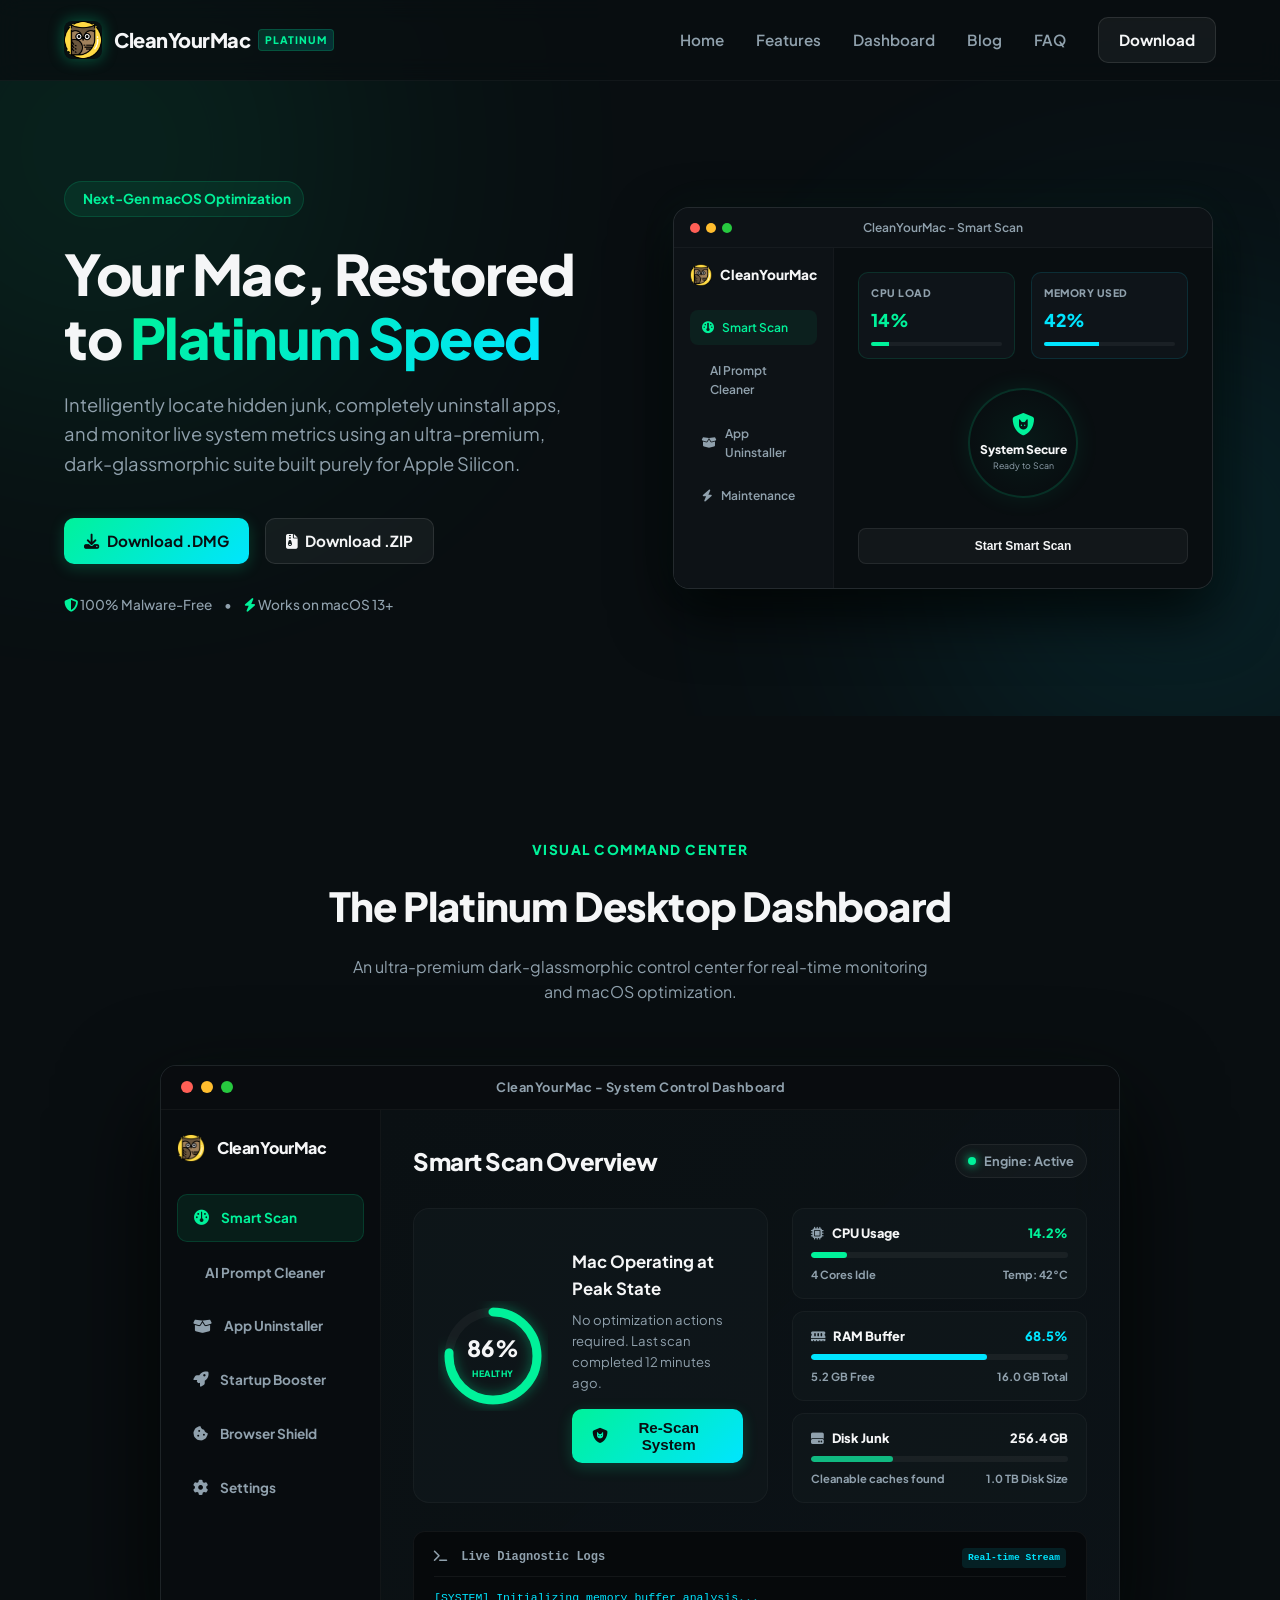
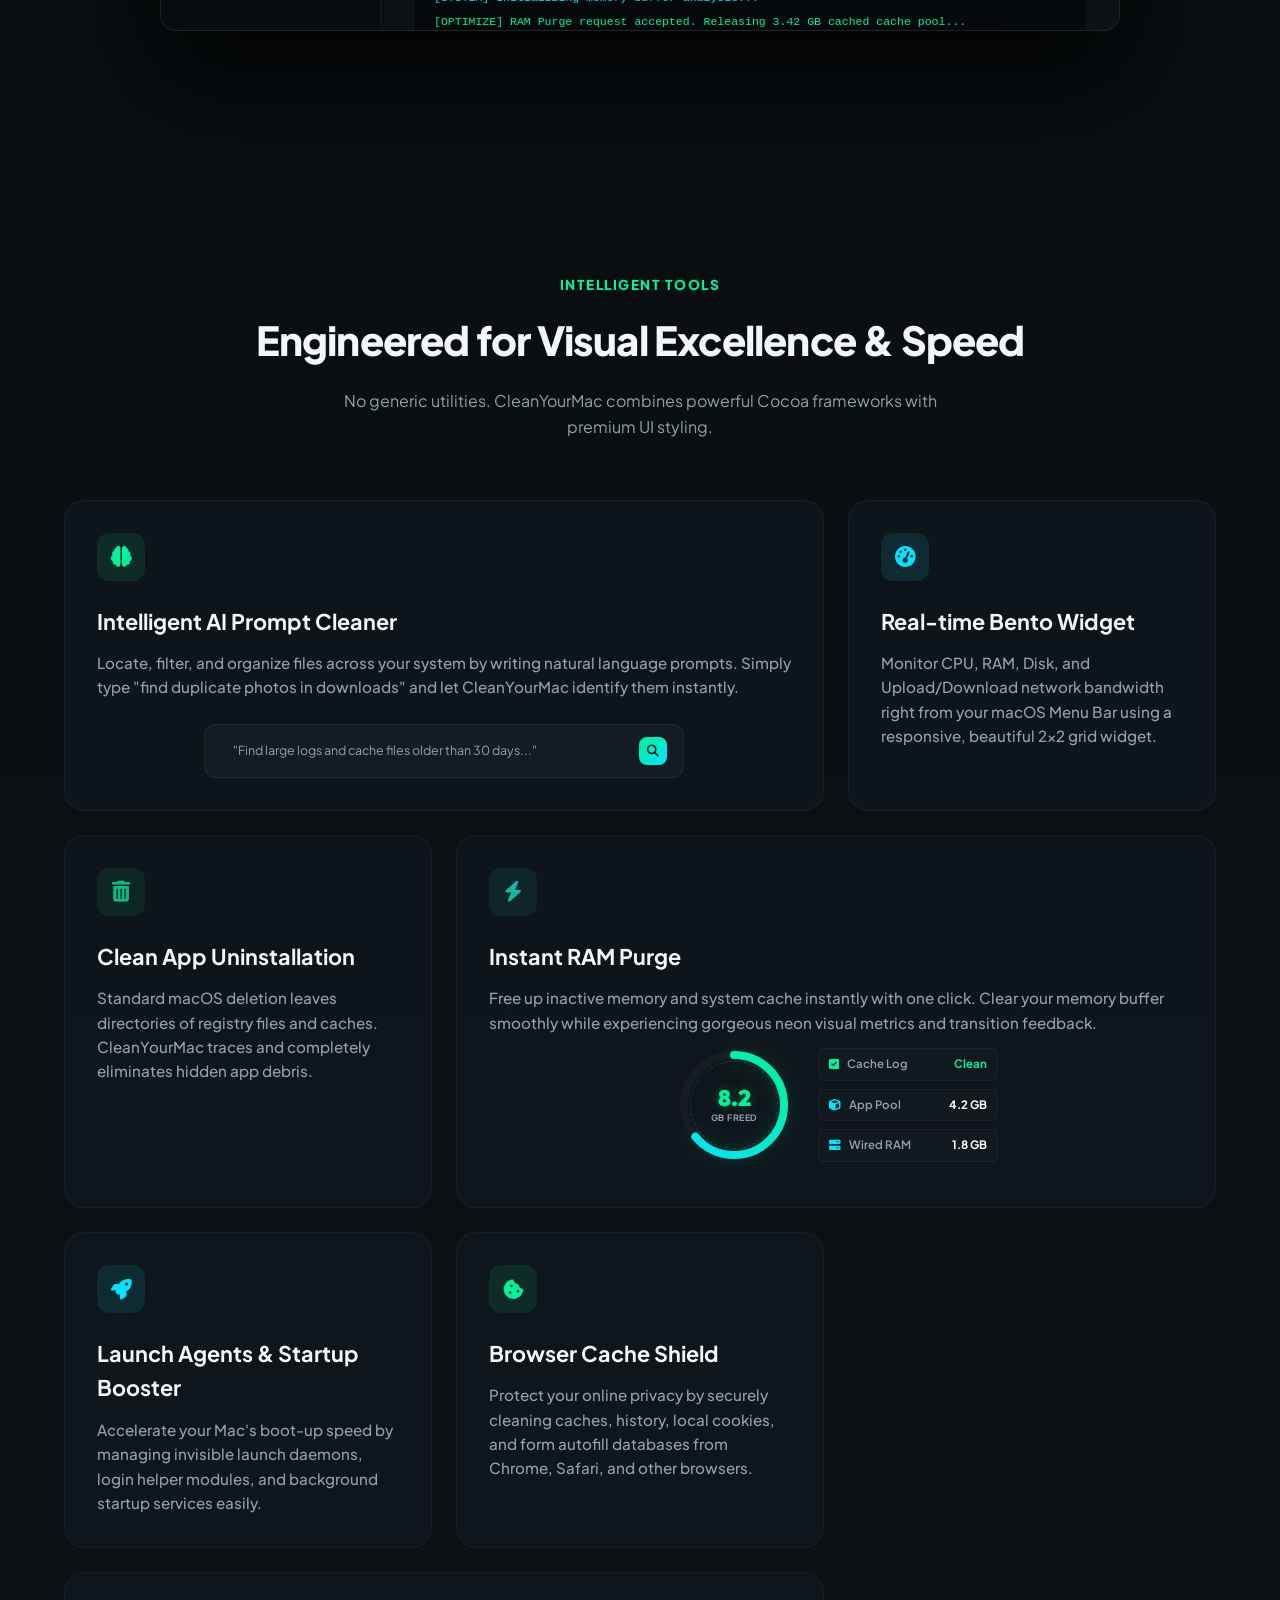
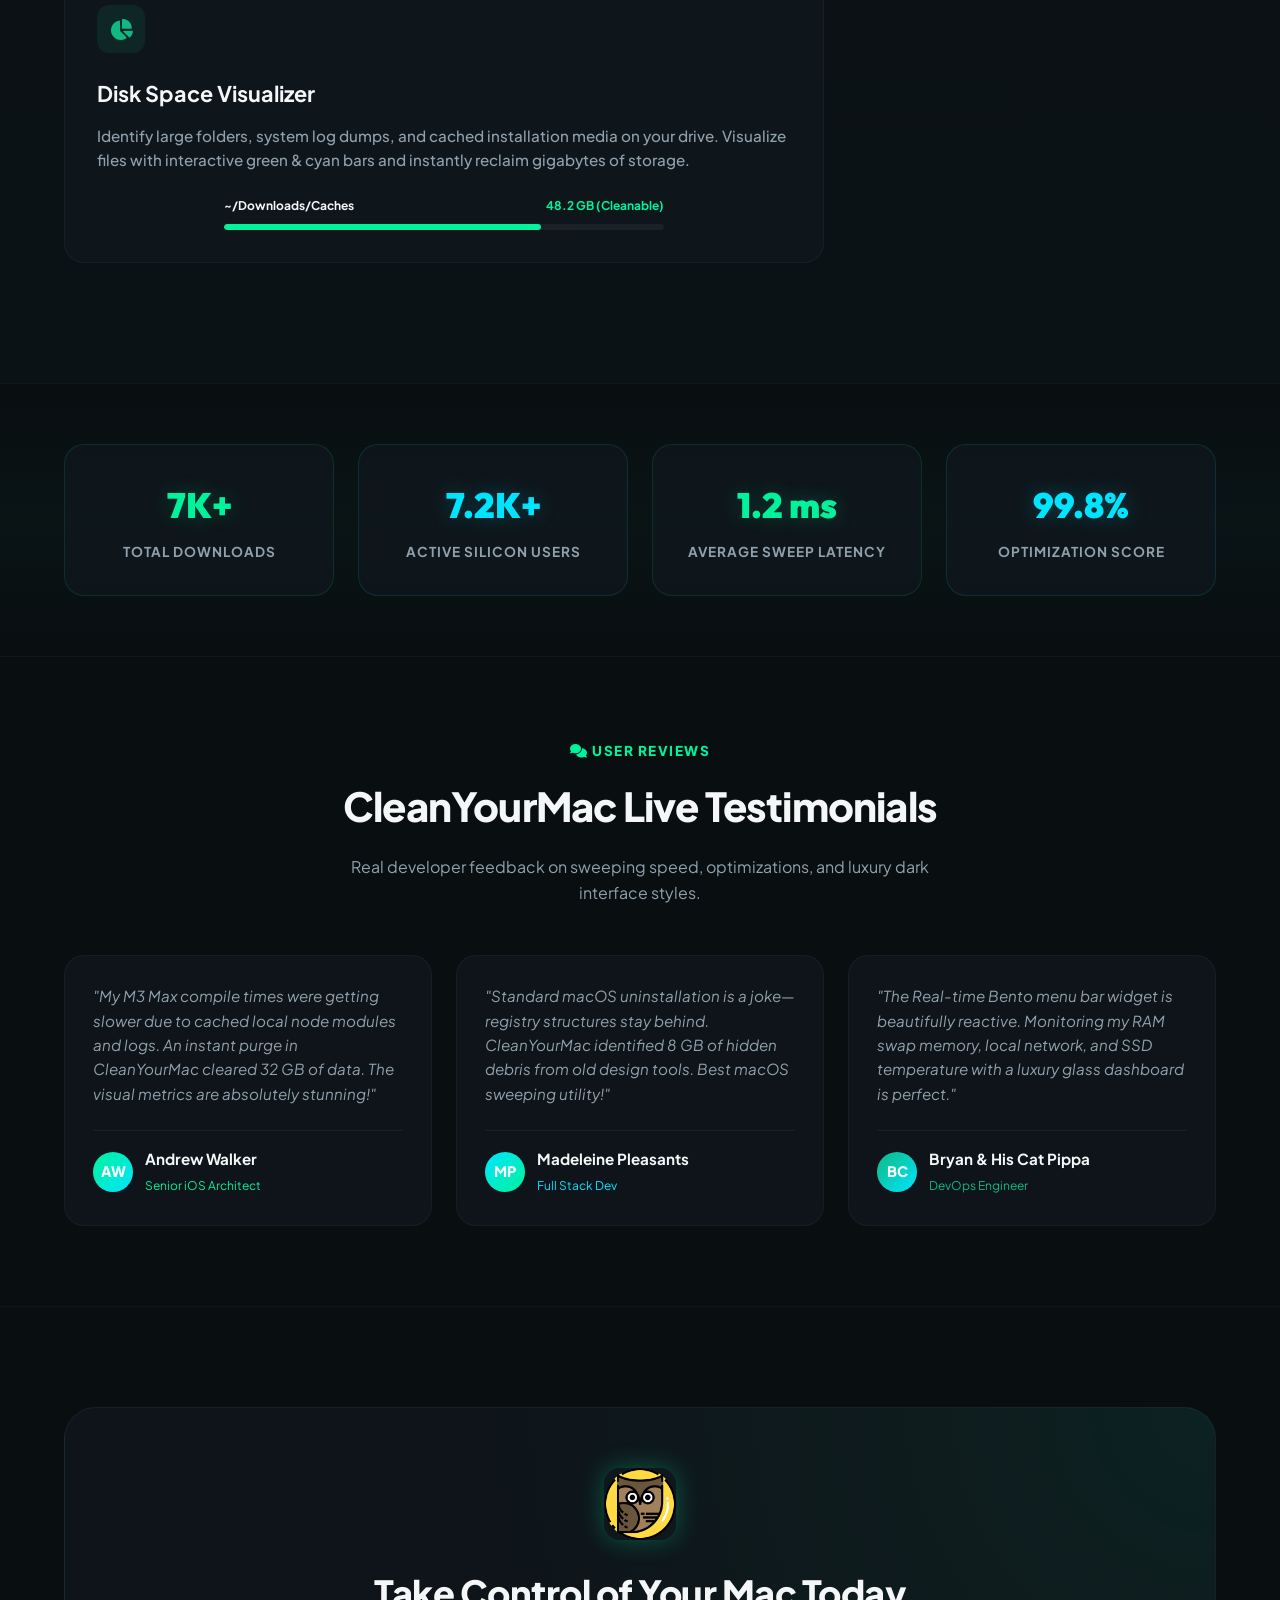
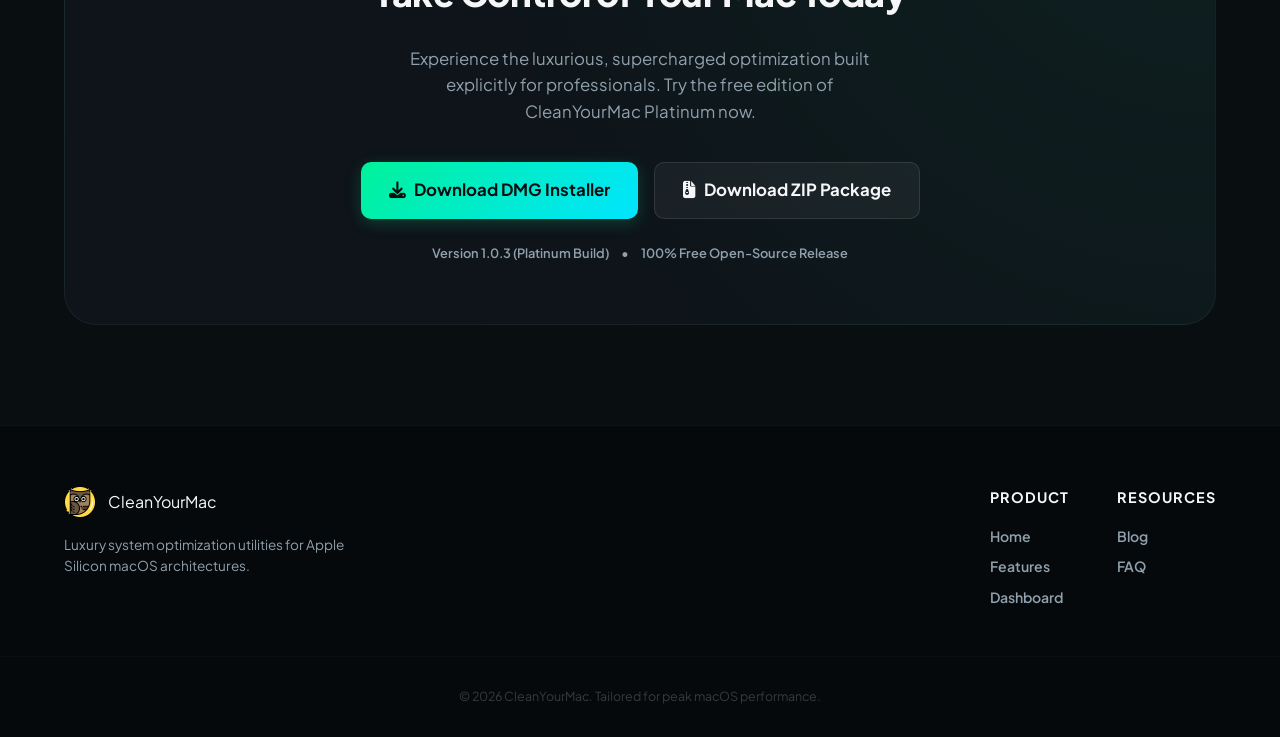
<file: website/index.html>
<!DOCTYPE html>
<html lang="en">
<head>
    <meta charset="UTF-8">
    <meta name="viewport" content="width=device-width, initial-scale=1.0">
    <meta name="description" content="CleanYourMac - The premium, AI-powered system cleaner and optimization tool for macOS. Keep your Mac operating at peak platinum performance.">
    <meta name="google-site-verification" content="oPRKrn_Mq5mw_lrzN8LYYtcmC7FEpbD8a7Xjrv6k_FM" />
    <meta name="robots" content="index, follow" />
    <title>CleanYourMac | Platinum Edition macOS Utility</title>
    
    <!-- Favicon / Taskbar Icon -->
    <link rel="shortcut icon" href="favicon.ico" type="image/x-icon">
    <link rel="icon" type="image/png" href="favicon.png">
    <link rel="apple-touch-icon" href="favicon.png">
    
    <!-- Canonical Link -->
    <link rel="canonical" href="https://cleanyourmac.vercel.app/" />

    <!-- Open Graph / Facebook -->
    <meta property="og:type" content="website">
    <meta property="og:url" content="https://cleanyourmac.vercel.app/">
    <meta property="og:title" content="CleanYourMac | Platinum Edition macOS Utility">
    <meta property="og:description" content="Premium, AI-powered system cleaner and optimization tool for macOS. Keep your Mac operating at peak platinum performance with luxury glassmorphic aesthetics.">
    <meta property="og:image" content="https://cleanyourmac.vercel.app/owl.png">

    <!-- Twitter -->
    <meta property="twitter:card" content="summary_large_image">
    <meta property="twitter:url" content="https://cleanyourmac.vercel.app/">
    <meta property="twitter:title" content="CleanYourMac | Platinum Edition macOS Utility">
    <meta property="twitter:description" content="Premium, AI-powered system cleaner and optimization tool for macOS. Keep your Mac operating at peak platinum performance with luxury glassmorphic aesthetics.">
    <meta property="twitter:image" content="https://cleanyourmac.vercel.app/owl.png">
    
    <!-- Google Fonts -->
    <link rel="preconnect" href="https://fonts.googleapis.com">
    <link rel="preconnect" href="https://fonts.gstatic.com" crossorigin>
    <link href="https://fonts.googleapis.com/css2?family=Outfit:wght@300;400;500;600;700;800;900&family=Plus+Jakarta+Sans:wght@300;400;500;600;700;800&display=swap" rel="stylesheet">
    
    <!-- FontAwesome for Icons -->
    <link rel="stylesheet" href="https://cdnjs.cloudflare.com/ajax/libs/font-awesome/6.4.0/css/all.min.css">
    
    <!-- Stylesheet -->
    <link rel="stylesheet" href="styles.css">
</head>
<body>
    <!-- Background Glows -->
    <div class="glow-sphere glow-left"></div>
    <div class="glow-sphere glow-right"></div>

    <!-- Header Navigation -->
    <header class="navbar">
        <div class="container nav-container">
            <a href="index.html" class="logo-group">
                <img src="owl.png" alt="CleanYourMac Logo" class="nav-logo">
                <span class="brand-name">CleanYourMac <span class="badge">PLATINUM</span></span>
            </a>
            <input type="checkbox" id="nav-toggle" class="nav-toggle" style="display: none;">
            <label for="nav-toggle" class="nav-toggle-btn">
                <i class="fa-solid fa-bars"></i>
            </label>
            <nav class="nav-menu">
                <a href="index.html" class="nav-link">Home</a>
                <a href="index.html#features" class="nav-link">Features</a>
                <a href="index.html#dashboard" class="nav-link">Dashboard</a>
                <a href="blog.html" class="nav-link">Blog</a>
                <a href="faq.html" class="nav-link">FAQ</a>
                <a href="index.html#download" class="btn btn-secondary">Download</a>
            </nav>
        </div>
    </header>

    <!-- Hero Section -->
    <section class="hero-section">
        <div class="container hero-container">
            <div class="hero-content">
                <span class="tagline"><i class="fa-solid fa-sparkles"></i> Next-Gen macOS Optimization</span>
                <h1 class="hero-title">Your Mac, Restored to <span class="gradient-text">Platinum Speed</span></h1>
                <p class="hero-subtitle">Intelligently locate hidden junk, completely uninstall apps, and monitor live system metrics using an ultra-premium, dark-glassmorphic suite built purely for Apple Silicon.</p>
                <div class="hero-actions">
                    <a href="CleanYourMac.dmg" class="btn btn-primary btn-glow" id="hero-download-btn">
                        <i class="fa-solid fa-download"></i> Download .DMG
                    </a>
                    <a href="CleanYourMac.zip" class="btn btn-secondary">
                        <i class="fa-solid fa-file-zipper"></i> Download .ZIP
                    </a>
                </div>
                <div class="hero-meta">
                    <span><i class="fa-solid fa-shield-halved"></i> 100% Malware-Free</span>
                    <span>•</span>
                    <span><i class="fa-solid fa-bolt"></i> Works on macOS 13+</span>
                </div>
            </div>
            
            <div class="hero-preview">
                <div class="mockup-frame">
                    <div class="macbook-header">
                        <div class="dots">
                            <span class="dot dot-red"></span>
                            <span class="dot dot-yellow"></span>
                            <span class="dot dot-green"></span>
                        </div>
                        <span class="title">CleanYourMac - Smart Scan</span>
                    </div>
                    <div class="mockup-body">
                        <!-- Dashboard UI Preview -->
                        <div class="mock-sidebar">
                            <div class="mock-logo-area">
                                <img src="owl.png" alt="owl icon">
                                <span>CleanYourMac</span>
                            </div>
                            <div class="mock-nav-list">
                                <span class="active"><i class="fa-solid fa-gauge"></i> Smart Scan</span>
                                <span><i class="fa-solid fa-sparkles"></i> AI Prompt Cleaner</span>
                                <span><i class="fa-solid fa-box-open"></i> App Uninstaller</span>
                                <span><i class="fa-solid fa-bolt"></i> Maintenance</span>
                            </div>
                        </div>
                        <div class="mock-content">
                            <div class="mock-stats-row">
                                <div class="mock-stat-card border-green">
                                    <span class="title">CPU LOAD</span>
                                    <span class="val text-green">14%</span>
                                    <div class="mock-bar"><div class="fill green" style="width: 14%"></div></div>
                                </div>
                                <div class="mock-stat-card border-cyan">
                                    <span class="title">MEMORY USED</span>
                                    <span class="val text-cyan">42%</span>
                                    <div class="mock-bar"><div class="fill cyan" style="width: 42%"></div></div>
                                </div>
                            </div>
                            
                            <div class="mock-scan-circle">
                                <div class="glow-circle">
                                    <i class="fa-solid fa-shield-cat symbol"></i>
                                    <span class="status-lbl">System Secure</span>
                                    <span class="status-sub">Ready to Scan</span>
                                </div>
                            </div>
                            
                            <div class="mock-footer-row">
                                <button class="mock-scan-btn">Start Smart Scan</button>
                            </div>
                        </div>
                    </div>
                </div>
            </div>
        </div>
    </section>

    <!-- Interactive Dashboard Showcase Section -->
    <section id="dashboard" class="dashboard-section">
        <div class="container">
            <div class="section-header">
                <span class="sub-tag">Visual Command Center</span>
                <h2>The Platinum Desktop Dashboard</h2>
                <p>An ultra-premium dark-glassmorphic control center for real-time monitoring and macOS optimization.</p>
            </div>
            
            <div class="dashboard-showcase-frame">
                <!-- Mac App window -->
                <div class="app-window">
                    <div class="app-titlebar">
                        <div class="window-controls">
                            <span class="dot red"></span>
                            <span class="dot yellow"></span>
                            <span class="dot green"></span>
                        </div>
                        <div class="app-window-title">CleanYourMac - System Control Dashboard</div>
                    </div>
                    
                    <div class="app-body">
                        <!-- Sidebar -->
                        <aside class="app-sidebar">
                            <div class="app-brand">
                                <img src="owl.png" alt="Owl logo">
                                <span>CleanYourMac</span>
                            </div>
                            <nav class="app-nav">
                                <a href="#" class="nav-item active"><i class="fa-solid fa-gauge"></i> Smart Scan</a>
                                <a href="#" class="nav-item"><i class="fa-solid fa-sparkles"></i> AI Prompt Cleaner</a>
                                <a href="#" class="nav-item"><i class="fa-solid fa-box-open"></i> App Uninstaller</a>
                                <a href="#" class="nav-item"><i class="fa-solid fa-rocket"></i> Startup Booster</a>
                                <a href="#" class="nav-item"><i class="fa-solid fa-cookie-bite"></i> Browser Shield</a>
                                <a href="#" class="nav-item"><i class="fa-solid fa-gear"></i> Settings</a>
                            </nav>
                        </aside>
                        
                        <!-- Main Content Area -->
                        <main class="app-main">
                            <!-- Header status bar -->
                            <div class="main-header">
                                <h2>Smart Scan Overview</h2>
                                <div class="header-status">
                                    <span class="pulse-indicator"></span>
                                    <span>Engine: Active</span>
                                </div>
                            </div>
                            
                            <!-- Grid layout -->
                            <div class="app-dashboard-grid">
                                <!-- Big circle scan card -->
                                <div class="dashboard-card main-scan-card">
                                    <div class="circular-progress-wrap">
                                        <svg class="circular-svg" viewBox="0 0 100 100">
                                            <circle class="bg-circle" cx="50" cy="50" r="40"></circle>
                                            <circle class="fg-circle" cx="50" cy="50" r="40" style="stroke-dashoffset: 60;"></circle>
                                        </svg>
                                        <div class="progress-text">
                                            <span class="score">86%</span>
                                            <span class="status">HEALTHY</span>
                                        </div>
                                    </div>
                                    <div class="scan-details">
                                        <h4>Mac Operating at Peak State</h4>
                                        <p>No optimization actions required. Last scan completed 12 minutes ago.</p>
                                        <button class="btn btn-primary btn-glow" id="mock-scan-action">
                                            <i class="fa-solid fa-shield-cat"></i> Re-Scan System
                                        </button>
                                    </div>
                                </div>
                                
                                <!-- Detailed Stats -->
                                <div class="stats-group">
                                    <!-- CPU Card -->
                                    <div class="metric-card">
                                        <div class="metric-header">
                                            <span><i class="fa-solid fa-microchip"></i> CPU Usage</span>
                                            <span class="val text-green">14.2%</span>
                                        </div>
                                        <div class="progress-bar"><div class="fill green" style="width: 14.2%"></div></div>
                                        <div class="metric-footer">
                                            <span>4 Cores Idle</span>
                                            <span>Temp: 42°C</span>
                                        </div>
                                    </div>
                                    
                                    <!-- Memory Card -->
                                    <div class="metric-card">
                                        <div class="metric-header">
                                            <span><i class="fa-solid fa-memory"></i> RAM Buffer</span>
                                            <span class="val text-cyan">68.5%</span>
                                        </div>
                                        <div class="progress-bar"><div class="fill cyan" style="width: 68.5%"></div></div>
                                        <div class="metric-footer">
                                            <span>5.2 GB Free</span>
                                            <span>16.0 GB Total</span>
                                        </div>
                                    </div>
                                    
                                    <!-- Disk Card -->
                                    <div class="metric-card">
                                        <div class="metric-header">
                                            <span><i class="fa-solid fa-hard-drive"></i> Disk Junk</span>
                                            <span class="val text-emerald">256.4 GB</span>
                                        </div>
                                        <div class="progress-bar"><div class="fill emerald" style="width: 32%"></div></div>
                                        <div class="metric-footer">
                                            <span>Cleanable caches found</span>
                                            <span>1.0 TB Disk Size</span>
                                        </div>
                                    </div>
                                </div>
                            </div>
                            
                            <!-- Terminal Diagnostician Console overlay -->
                            <div class="diagnostics-console">
                                <div class="console-header">
                                    <span class="console-title"><i class="fa-solid fa-terminal"></i> Live Diagnostic Logs</span>
                                    <span class="console-badge">Real-time Stream</span>
                                </div>
                                <div class="console-logs">
                                    <div class="log-line text-cyan">[SYSTEM] Initializing memory buffer analysis...</div>
                                    <div class="log-line text-green">[OPTIMIZE] RAM Purge request accepted. Releasing 3.42 GB cached cache pool...</div>
                                    <div class="log-line">[DISK] Sweeping path: /Library/Caches/com.apple.coresymbolicationd...</div>
                                    <div class="log-line text-primary">[SUCCESS] Found 256.4 GB logs, junk registries, and app debris ready for uninstallation.</div>
                                </div>
                            </div>
                        </main>
                    </div>
                </div>
            </div>
        </div>
    </section>

    <!-- Bento Grid Features Section -->
    <section id="features" class="features-section">
        <div class="container">
            <div class="section-header">
                <span class="sub-tag">Intelligent Tools</span>
                <h2>Engineered for Visual Excellence & Speed</h2>
                <p>No generic utilities. CleanYourMac combines powerful Cocoa frameworks with premium UI styling.</p>
            </div>
            
            <div class="bento-grid">
                <!-- Card 1: AI Prompt Cleaner -->
                <div class="bento-card bento-wide">
                    <div class="bento-info">
                        <div class="icon-wrap bg-green">
                            <i class="fa-solid fa-brain"></i>
                        </div>
                        <h3>Intelligent AI Prompt Cleaner</h3>
                        <p>Locate, filter, and organize files across your system by writing natural language prompts. Simply type "find duplicate photos in downloads" and let CleanYourMac identify them instantly.</p>
                    </div>
                    <div class="bento-graphic">
                        <div class="prompt-box-ui">
                            <span class="prompt-icon"><i class="fa-solid fa-sparkles"></i></span>
                            <span class="prompt-txt">"Find large logs and cache files older than 30 days..."</span>
                            <button class="prompt-btn"><i class="fa-solid fa-magnifying-glass"></i></button>
                        </div>
                    </div>
                </div>
                
                <!-- Card 2: Menu Bar Widget -->
                <div class="bento-card">
                    <div class="bento-info">
                        <div class="icon-wrap bg-cyan">
                            <i class="fa-solid fa-gauge-high"></i>
                        </div>
                        <h3>Real-time Bento Widget</h3>
                        <p>Monitor CPU, RAM, Disk, and Upload/Download network bandwidth right from your macOS Menu Bar using a responsive, beautiful 2x2 grid widget.</p>
                    </div>
                </div>
                
                <!-- Card 3: Deep App Uninstaller -->
                <div class="bento-card">
                    <div class="bento-info">
                        <div class="icon-wrap bg-emerald">
                            <i class="fa-solid fa-trash-can"></i>
                        </div>
                        <h3>Clean App Uninstallation</h3>
                        <p>Standard macOS deletion leaves directories of registry files and caches. CleanYourMac traces and completely eliminates hidden app debris.</p>
                    </div>
                </div>
                
                <!-- Card 4: Memory Booster -->
                <div class="bento-card bento-wide">
                    <div class="bento-info">
                        <div class="icon-wrap bg-teal">
                            <i class="fa-solid fa-bolt"></i>
                        </div>
                        <h3>Instant RAM Purge</h3>
                        <p>Free up inactive memory and system cache instantly with one click. Clear your memory buffer smoothly while experiencing gorgeous neon visual metrics and transition feedback.</p>
                    </div>
                        <div class="ram-purge-graphic-container" style="display: flex; gap: 24px; align-items: center; justify-content: center; width: 100%; height: 100%; min-height: 140px; padding: 10px; flex-wrap: wrap;">
                            <!-- Circular Sweep Scanner (Left/Center) -->
                            <div style="position: relative; width: 120px; height: 120px; display: flex; align-items: center; justify-content: center; flex-shrink: 0;">
                                <svg width="120" height="120" viewBox="0 0 120 120" style="transform: rotate(-90deg); filter: drop-shadow(0 0 10px rgba(0, 242, 154, 0.2));">
                                    <!-- Background circle -->
                                    <circle cx="60" cy="60" r="50" fill="none" stroke="rgba(255, 255, 255, 0.03)" stroke-width="8" />
                                    <!-- Glowing sweeping track -->
                                    <circle cx="60" cy="60" r="50" fill="none" stroke="url(#ramSweepGrad)" stroke-width="8" stroke-dasharray="314" stroke-dashoffset="113" stroke-linecap="round" />
                                    <defs>
                                        <linearGradient id="ramSweepGrad" x1="0%" y1="0%" x2="100%" y2="100%">
                                            <stop offset="0%" stop-color="var(--secondary)" />
                                            <stop offset="100%" stop-color="var(--primary)" />
                                        </linearGradient>
                                    </defs>
                                </svg>
                                <div style="position: absolute; display: flex; flex-direction: column; align-items: center; justify-content: center; text-align: center; z-index: 10; margin: 0; padding: 0;">
                                    <span style="font-size: 1.4rem; font-weight: 900; color: var(--primary); font-family: 'Outfit', sans-serif; text-shadow: 0 0 10px rgba(0, 242, 154, 0.35); display: block; line-height: 1;">8.2</span>
                                    <span style="font-size: 0.55rem; font-weight: 700; color: var(--text-secondary); letter-spacing: 0.5px; text-transform: uppercase; display: block; margin-top: 4px; line-height: 1;">GB FREED</span>
                                </div>
                                <!-- Inner blinking pulse indicator -->
                                <div style="position: absolute; width: 88px; height: 88px; border-radius: 50%; border: 1px dashed rgba(0, 242, 154, 0.2); animation: spin 20s linear infinite;"></div>
                            </div>
                            
                            <!-- Allocated Memory Stats (Right Side) -->
                            <div style="display: flex; flex-direction: column; gap: 8px; flex: 1; min-width: 140px; max-width: 180px;">
                                <div style="display: flex; justify-content: space-between; align-items: center; padding: 6px 10px; background: rgba(255, 255, 255, 0.02); border: 1px solid rgba(255, 255, 255, 0.04); border-radius: 6px;">
                                    <span style="font-size: 0.72rem; color: var(--text-secondary); font-weight: 600;"><i class="fa-solid fa-square-check text-green" style="margin-right: 6px;"></i> Cache Log</span>
                                    <span style="font-size: 0.72rem; color: var(--primary); font-weight: 700;">Clean</span>
                                </div>
                                <div style="display: flex; justify-content: space-between; align-items: center; padding: 6px 10px; background: rgba(255, 255, 255, 0.02); border: 1px solid rgba(255, 255, 255, 0.04); border-radius: 6px;">
                                    <span style="font-size: 0.72rem; color: var(--text-secondary); font-weight: 600;"><i class="fa-solid fa-cube text-cyan" style="margin-right: 6px;"></i> App Pool</span>
                                    <span style="font-size: 0.72rem; color: #fff; font-weight: 700;">4.2 GB</span>
                                </div>
                                <div style="display: flex; justify-content: space-between; align-items: center; padding: 6px 10px; background: rgba(255, 255, 255, 0.02); border: 1px solid rgba(255, 255, 255, 0.04); border-radius: 6px;">
                                    <span style="font-size: 0.72rem; color: var(--text-secondary); font-weight: 600;"><i class="fa-solid fa-server text-cyan" style="margin-right: 6px;"></i> Wired RAM</span>
                                    <span style="font-size: 0.72rem; color: #fff; font-weight: 700;">1.8 GB</span>
                                </div>
                            </div>
                        </div>
                </div>

                <!-- Card 5: Startup Optimizations -->
                <div class="bento-card">
                    <div class="bento-info">
                        <div class="icon-wrap bg-cyan">
                            <i class="fa-solid fa-rocket"></i>
                        </div>
                        <h3>Launch Agents & Startup Booster</h3>
                        <p>Accelerate your Mac's boot-up speed by managing invisible launch daemons, login helper modules, and background startup services easily.</p>
                    </div>
                </div>

                <!-- Card 6: Browser Shield -->
                <div class="bento-card">
                    <div class="bento-info">
                        <div class="icon-wrap bg-green">
                            <i class="fa-solid fa-cookie-bite"></i>
                        </div>
                        <h3>Browser Cache Shield</h3>
                        <p>Protect your online privacy by securely cleaning caches, history, local cookies, and form autofill databases from Chrome, Safari, and other browsers.</p>
                    </div>
                </div>

                <!-- Card 7: Live Analytics -->
                <div class="bento-card bento-wide">
                    <div class="bento-info">
                        <div class="icon-wrap bg-emerald">
                            <i class="fa-solid fa-chart-pie"></i>
                        </div>
                        <h3>Disk Space Visualizer</h3>
                        <p>Identify large folders, system log dumps, and cached installation media on your drive. Visualize files with interactive green & cyan bars and instantly reclaim gigabytes of storage.</p>
                    </div>
                    <div class="bento-graphic">
                        <div class="visualizer-mock" style="width: 100%; max-width: 440px; display: flex; flex-direction: column; gap: 8px;">
                            <div class="bar-row" style="display: flex; justify-content: space-between; align-items: center; font-size: 0.75rem; font-weight: 700;">
                                <span>~/Downloads/Caches</span>
                                <span style="color: var(--primary);">48.2 GB (Cleanable)</span>
                            </div>
                            <div class="progress-bar" style="background: rgba(255, 255, 255, 0.05); height: 6px; border-radius: 3px; overflow: hidden; width: 100%;">
                                <div class="fill green" style="background: var(--primary); height: 100%; width: 72%;"></div>
                            </div>
                        </div>
                    </div>
                </div>
            </div>
        </div>
    </section>

    <!-- Global Analytics Metrics Banner -->
    <section class="stats-banner-section" style="padding: 60px 0; background: linear-gradient(180deg, rgba(9, 12, 15, 0) 0%, rgba(16, 185, 129, 0.03) 50%, rgba(9, 12, 15, 0) 100%); border-top: 1px solid rgba(255, 255, 255, 0.03); border-bottom: 1px solid rgba(255, 255, 255, 0.03);">
        <div class="container">
            <div style="display: grid; grid-template-columns: repeat(4, 1fr); gap: 24px; text-align: center;">
                <div class="bento-card" style="min-height: auto; padding: 32px 24px; display: flex; flex-direction: column; gap: 8px; justify-content: center; align-items: center; border-color: rgba(16, 185, 129, 0.15); transition: transform 0.3s ease;">
                    <div style="font-size: 2.2rem; font-weight: 900; font-family: 'Outfit', sans-serif; color: var(--primary); text-shadow: 0 0 20px rgba(16, 185, 129, 0.3);">7K+</div>
                    <div style="font-size: 0.85rem; font-weight: 700; color: var(--text-secondary); text-transform: uppercase; letter-spacing: 1px;">Total Downloads</div>
                </div>
                <div class="bento-card" style="min-height: auto; padding: 32px 24px; display: flex; flex-direction: column; gap: 8px; justify-content: center; align-items: center; border-color: rgba(6, 182, 212, 0.15); transition: transform 0.3s ease;">
                    <div style="font-size: 2.2rem; font-weight: 900; font-family: 'Outfit', sans-serif; color: var(--secondary); text-shadow: 0 0 20px rgba(6, 182, 212, 0.3);">7.2K+</div>
                    <div style="font-size: 0.85rem; font-weight: 700; color: var(--text-secondary); text-transform: uppercase; letter-spacing: 1px;">Active Silicon Users</div>
                </div>
                <div class="bento-card" style="min-height: auto; padding: 32px 24px; display: flex; flex-direction: column; gap: 8px; justify-content: center; align-items: center; border-color: rgba(16, 185, 129, 0.15); transition: transform 0.3s ease;">
                    <div style="font-size: 2.2rem; font-weight: 900; font-family: 'Outfit', sans-serif; color: var(--primary); text-shadow: 0 0 20px rgba(16, 185, 129, 0.3);">1.2 ms</div>
                    <div style="font-size: 0.85rem; font-weight: 700; color: var(--text-secondary); text-transform: uppercase; letter-spacing: 1px;">Average Sweep Latency</div>
                </div>
                <div class="bento-card" style="min-height: auto; padding: 32px 24px; display: flex; flex-direction: column; gap: 8px; justify-content: center; align-items: center; border-color: rgba(6, 182, 212, 0.15); transition: transform 0.3s ease;">
                    <div style="font-size: 2.2rem; font-weight: 900; font-family: 'Outfit', sans-serif; color: var(--secondary); text-shadow: 0 0 20px rgba(6, 182, 212, 0.3);">99.8%</div>
                    <div style="font-size: 0.85rem; font-weight: 700; color: var(--text-secondary); text-transform: uppercase; letter-spacing: 1px;">Optimization Score</div>
                </div>
            </div>
        </div>
    </section>

    <!-- User Testimonials / Comments Section -->
    <section class="comments-section" style="padding: 80px 0; border-bottom: 1px solid rgba(255, 255, 255, 0.03);">
        <div class="container">
            <div class="section-header" style="text-align: center; margin-bottom: 50px;">
                <span class="sub-tag"><i class="fa-solid fa-comments"></i> User Reviews</span>
                <h2>CleanYourMac Live Testimonials</h2>
                <p>Real developer feedback on sweeping speed, optimizations, and luxury dark interface styles.</p>
            </div>
            
            <div class="testimonials-grid" style="display: grid; grid-template-columns: repeat(3, 1fr); gap: 24px;">
                <!-- Comment 1 -->
                <div class="bento-card" style="display: flex; flex-direction: column; justify-content: space-between; padding: 28px; min-height: 250px; transition: transform 0.3s ease;">
                    <p style="color: var(--text-secondary); font-size: 0.95rem; line-height: 1.6; font-style: italic; margin-bottom: 24px;">
                        "My M3 Max compile times were getting slower due to cached local node modules and logs. An instant purge in CleanYourMac cleared 32 GB of data. The visual metrics are absolutely stunning!"
                    </p>
                    <div style="display: flex; align-items: center; gap: 12px; border-top: 1px solid rgba(255, 255, 255, 0.05); padding-top: 16px;">
                        <div style="width: 40px; height: 40px; border-radius: 50%; background: linear-gradient(135deg, var(--primary), var(--secondary)); display: flex; align-items: center; justify-content: center; font-weight: 800; font-size: 0.9rem; color: #fff;">
                            AW
                        </div>
                        <div>
                            <h4 style="margin: 0; font-size: 0.95rem; font-weight: 700;">Andrew Walker</h4>
                            <span style="font-size: 0.75rem; color: var(--primary);">Senior iOS Architect</span>
                        </div>
                    </div>
                </div>

                <!-- Comment 2 -->
                <div class="bento-card" style="display: flex; flex-direction: column; justify-content: space-between; padding: 28px; min-height: 250px; transition: transform 0.3s ease;">
                    <p style="color: var(--text-secondary); font-size: 0.95rem; line-height: 1.6; font-style: italic; margin-bottom: 24px;">
                        "Standard macOS uninstallation is a joke—registry structures stay behind. CleanYourMac identified 8 GB of hidden debris from old design tools. Best macOS sweeping utility!"
                    </p>
                    <div style="display: flex; align-items: center; gap: 12px; border-top: 1px solid rgba(255, 255, 255, 0.05); padding-top: 16px;">
                        <div style="width: 40px; height: 40px; border-radius: 50%; background: linear-gradient(135deg, var(--secondary), var(--primary)); display: flex; align-items: center; justify-content: center; font-weight: 800; font-size: 0.9rem; color: #fff;">
                            MP
                        </div>
                        <div>
                            <h4 style="margin: 0; font-size: 0.95rem; font-weight: 700;">Madeleine Pleasants</h4>
                            <span style="font-size: 0.75rem; color: var(--secondary);">Full Stack Dev</span>
                        </div>
                    </div>
                </div>

                <!-- Comment 3 -->
                <div class="bento-card" style="display: flex; flex-direction: column; justify-content: space-between; padding: 28px; min-height: 250px; transition: transform 0.3s ease;">
                    <p style="color: var(--text-secondary); font-size: 0.95rem; line-height: 1.6; font-style: italic; margin-bottom: 24px;">
                        "The Real-time Bento menu bar widget is beautifully reactive. Monitoring my RAM swap memory, local network, and SSD temperature with a luxury glass dashboard is perfect."
                    </p>
                    <div style="display: flex; align-items: center; gap: 12px; border-top: 1px solid rgba(255, 255, 255, 0.05); padding-top: 16px;">
                        <div style="width: 40px; height: 40px; border-radius: 50%; background: linear-gradient(135deg, #10b981, var(--secondary)); display: flex; align-items: center; justify-content: center; font-weight: 800; font-size: 0.9rem; color: #fff;">
                            BC
                        </div>
                        <div>
                            <h4 style="margin: 0; font-size: 0.95rem; font-weight: 700;">Bryan & His Cat Pippa</h4>
                            <span style="font-size: 0.75rem; color: #10b981;">DevOps Engineer</span>
                        </div>
                    </div>
                </div>
            </div>
        </div>
    </section>

    <!-- Download CTA Section -->
    <section id="download" class="download-section">
        <div class="container download-container">
            <div class="download-card">
                <img src="owl.png" alt="CleanYourMac Logo Large" class="download-logo">
                <h2>Take Control of Your Mac Today</h2>
                <p>Experience the luxurious, supercharged optimization built explicitly for professionals. Try the free edition of CleanYourMac Platinum now.</p>
                <div class="cta-group" style="display: flex; gap: 16px; justify-content: center; flex-wrap: wrap;">
                    <a href="CleanYourMac.dmg" class="btn btn-primary btn-large btn-glow">
                        <i class="fa-solid fa-download"></i> Download DMG Installer
                    </a>
                    <a href="CleanYourMac.zip" class="btn btn-secondary btn-large">
                        <i class="fa-solid fa-file-zipper"></i> Download ZIP Package
                    </a>
                </div>
                <div class="cta-notes">
                    <span>Version 1.0.3 (Platinum Build)</span>
                    <span>•</span>
                    <span>100% Free Open-Source Release</span>
                </div>
            </div>
        </div>
    </section>

    <!-- Footer -->
    <footer class="footer">
        <div class="container footer-container">
            <div class="footer-left">
                <a href="index.html" class="logo-group">
                    <img src="owl.png" alt="CleanYourMac Logo" class="footer-logo">
                    <span>CleanYourMac</span>
                </a>
                <p>Luxury system optimization utilities for Apple Silicon macOS architectures.</p>
            </div>
            <div class="footer-right" style="display: flex; gap: 48px;">
                <div class="footer-links">
                    <h4>Product</h4>
                    <a href="index.html" class="nav-link-footer">Home</a>
                    <a href="index.html#features" class="nav-link-footer">Features</a>
                    <a href="index.html#dashboard" class="nav-link-footer">Dashboard</a>
                </div>
                <div class="footer-links">
                    <h4>Resources</h4>
                    <a href="blog.html" class="nav-link-footer">Blog</a>
                    <a href="faq.html" class="nav-link-footer">FAQ</a>
                </div>
            </div>
        </div>
        <div class="footer-bottom">
            <p>&copy; 2026 CleanYourMac. Tailored for peak macOS performance.</p>
        </div>
    </footer>
</body>
</html>
</file>
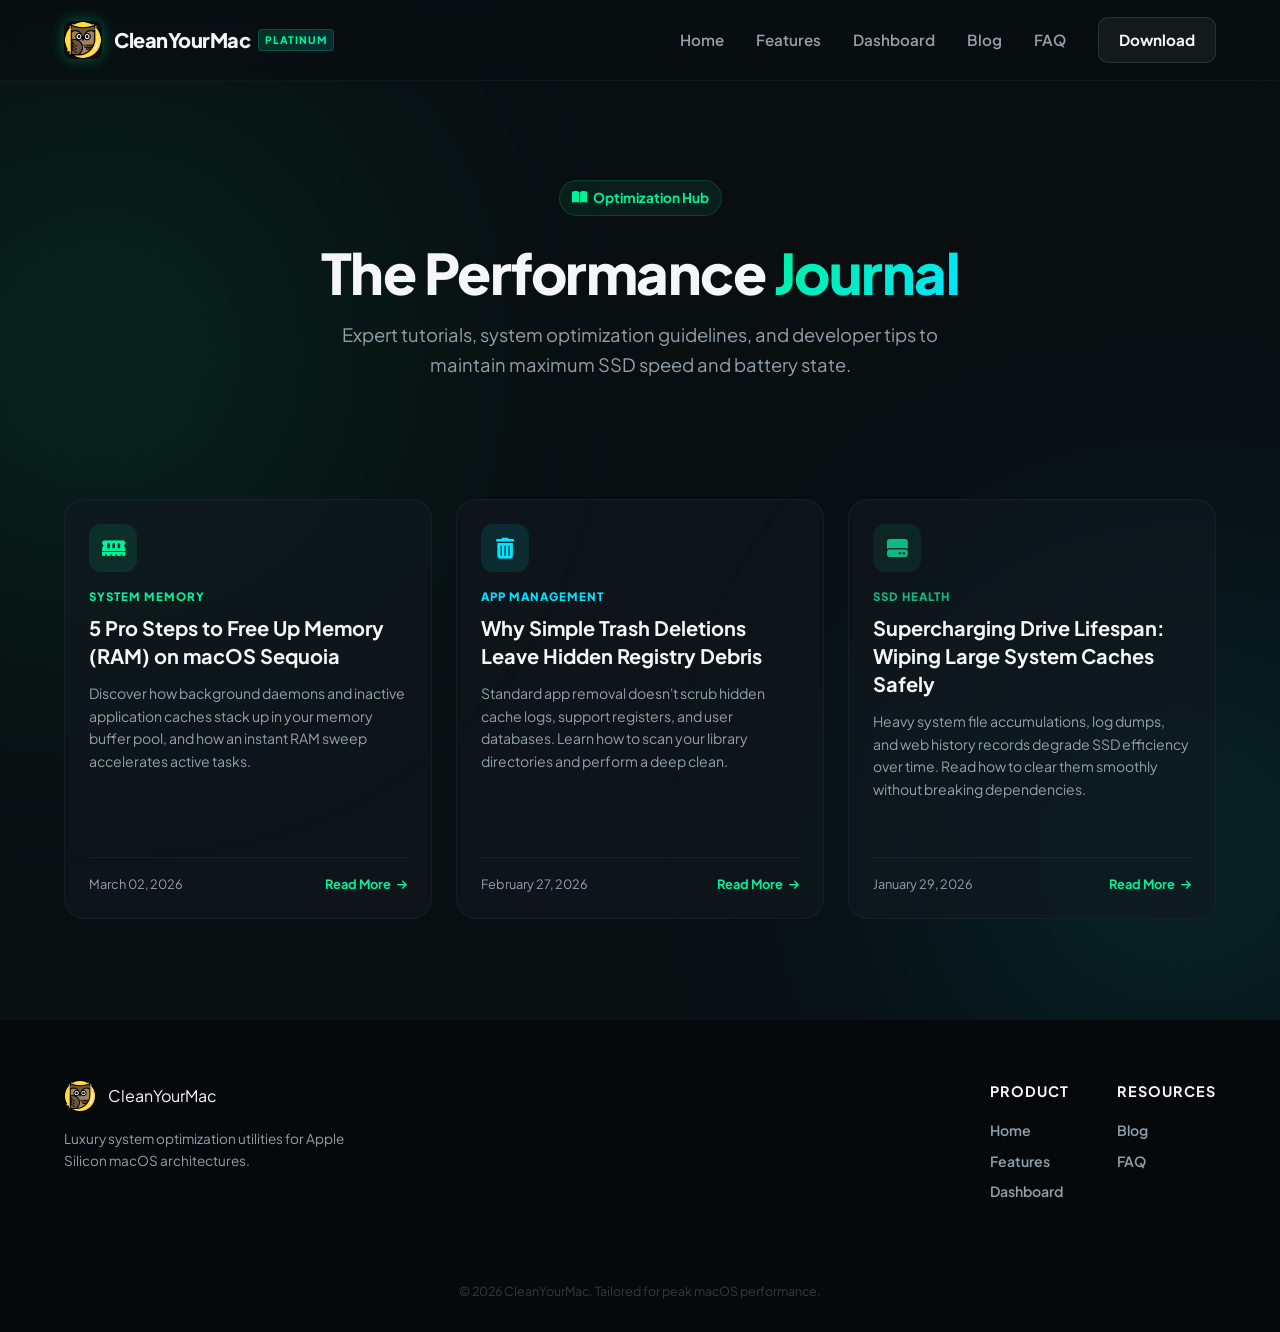
<file: website/blog.html>
<!DOCTYPE html>
<html lang="en">
<head>
    <meta charset="UTF-8">
    <meta name="viewport" content="width=device-width, initial-scale=1.0">
    <meta name="description" content="Read expert tips and performance tutorials on keeping your MacBook in prime state. Expert macOS guides.">
    <meta name="google-site-verification" content="oPRKrn_Mq5mw_lrzN8LYYtcmC7FEpbD8a7Xjrv6k_FM" />
    <meta name="robots" content="index, follow" />
    <title>Optimization Blog | CleanYourMac Platinum</title>
    
    <!-- Favicon / Taskbar Icon -->
    <link rel="shortcut icon" href="favicon.ico" type="image/x-icon">
    <link rel="icon" type="image/png" href="favicon.png">
    <link rel="apple-touch-icon" href="favicon.png">
    
    <!-- Canonical Link -->
    <link rel="canonical" href="https://cleanyourmac.vercel.app/blog.html" />

    <!-- Open Graph / Facebook -->
    <meta property="og:type" content="article">
    <meta property="og:url" content="https://cleanyourmac.vercel.app/blog.html">
    <meta property="og:title" content="Optimization Blog | CleanYourMac Platinum">
    <meta property="og:description" content="Read expert tips and performance tutorials on keeping your MacBook in prime state. Expert macOS guides.">
    <meta property="og:image" content="https://cleanyourmac.vercel.app/owl.png">

    <!-- Twitter -->
    <meta property="twitter:card" content="summary_large_image">
    <meta property="twitter:url" content="https://cleanyourmac.vercel.app/blog.html">
    <meta property="twitter:title" content="Optimization Blog | CleanYourMac Platinum">
    <meta property="twitter:description" content="Read expert tips and performance tutorials on keeping your MacBook in prime state. Expert macOS guides.">
    <meta property="twitter:image" content="https://cleanyourmac.vercel.app/owl.png">
    <!-- Google Fonts -->
    <link rel="preconnect" href="https://fonts.googleapis.com">
    <link rel="preconnect" href="https://fonts.gstatic.com" crossorigin>
    <link href="https://fonts.googleapis.com/css2?family=Plus+Jakarta+Sans:wght@400;500;600;700;800&family=Outfit:wght@400;500;600;700;800;900&family=JetBrains+Mono:wght@400;700&display=swap" rel="stylesheet">
    <!-- FontAwesome Icons -->
    <link rel="stylesheet" href="https://cdnjs.cloudflare.com/ajax/libs/font-awesome/6.4.0/css/all.min.css">
    <!-- Custom CSS styles -->
    <link rel="stylesheet" href="styles.css">
</head>
<body>
    <!-- Background Glows -->
    <div class="glow-sphere glow-left" style="top: 100px;"></div>
    <div class="glow-sphere glow-right" style="top: 600px;"></div>

    <!-- Header Navigation -->
    <header class="navbar">
        <div class="container nav-container">
            <a href="index.html" class="logo-group">
                <img src="owl.png" alt="CleanYourMac Logo" class="nav-logo">
                <span class="brand-name">CleanYourMac <span class="badge">PLATINUM</span></span>
            </a>
            <input type="checkbox" id="nav-toggle" class="nav-toggle" style="display: none;">
            <label for="nav-toggle" class="nav-toggle-btn">
                <i class="fa-solid fa-bars"></i>
            </label>
            <nav class="nav-menu">
                <a href="index.html" class="nav-link">Home</a>
                <a href="index.html#features" class="nav-link">Features</a>
                <a href="index.html#dashboard" class="nav-link">Dashboard</a>
                <a href="blog.html" class="nav-link active">Blog</a>
                <a href="faq.html" class="nav-link">FAQ</a>
                <a href="index.html#download" class="btn btn-secondary">Download</a>
            </nav>
        </div>
    </header>

    <!-- Blog Hero -->
    <section class="hero-section" style="padding-bottom: 40px; text-align: center;">
        <div class="container">
            <span class="tagline"><i class="fa-solid fa-book-open"></i> Optimization Hub</span>
            <h1 class="hero-title" style="margin-bottom: 16px;">The Performance <span class="gradient-text">Journal</span></h1>
            <p class="hero-subtitle" style="margin: 0 auto 40px auto; max-width: 600px;">Expert tutorials, system optimization guidelines, and developer tips to maintain maximum SSD speed and battery state.</p>
        </div>
    </section>

    <!-- Blog Cards Grid -->
    <section class="blog-grid-section" style="padding: 40px 0 100px 0;">
        <div class="container">
            <div class="bento-grid" style="grid-template-columns: repeat(3, 1fr);">
                <!-- Card 1 -->
                <div class="bento-card" style="display: flex; flex-direction: column; justify-content: space-between; min-height: 420px; padding: 24px;">
                    <div>
                        <div class="icon-wrap bg-green" style="margin-bottom: 16px;">
                            <i class="fa-solid fa-memory"></i>
                        </div>
                        <span style="font-size: 0.72rem; font-weight: 800; color: var(--primary); text-transform: uppercase; letter-spacing: 1px; display: block; margin-bottom: 8px;">System Memory</span>
                        <h3 style="font-size: 1.25rem; font-weight: 700; line-height: 1.4; margin-bottom: 12px;">5 Pro Steps to Free Up Memory (RAM) on macOS Sequoia</h3>
                        <p style="color: var(--text-secondary); font-size: 0.88rem; line-height: 1.6; margin-bottom: 16px;">
                            Discover how background daemons and inactive application caches stack up in your memory buffer pool, and how an instant RAM sweep accelerates active tasks.
                        </p>
                    </div>
                    <div style="border-top: 1px solid rgba(255, 255, 255, 0.05); padding-top: 16px; display: flex; justify-content: space-between; align-items: center; font-size: 0.8rem; color: var(--text-secondary);">
                        <span class="blog-date">May 15, 2026</span>
                        <a href="#" style="color: var(--primary); text-decoration: none; font-weight: 700;">Read More <i class="fa-solid fa-arrow-right" style="font-size: 0.7rem; margin-left: 4px;"></i></a>
                    </div>
                </div>

                <!-- Card 2 -->
                <div class="bento-card" style="display: flex; flex-direction: column; justify-content: space-between; min-height: 420px; padding: 24px;">
                    <div>
                        <div class="icon-wrap bg-cyan" style="margin-bottom: 16px;">
                            <i class="fa-solid fa-trash-can"></i>
                        </div>
                        <span style="font-size: 0.72rem; font-weight: 800; color: var(--secondary); text-transform: uppercase; letter-spacing: 1px; display: block; margin-bottom: 8px;">App Management</span>
                        <h3 style="font-size: 1.25rem; font-weight: 700; line-height: 1.4; margin-bottom: 12px;">Why Simple Trash Deletions Leave Hidden Registry Debris</h3>
                        <p style="color: var(--text-secondary); font-size: 0.88rem; line-height: 1.6; margin-bottom: 16px;">
                            Standard app removal doesn't scrub hidden cache logs, support registers, and user databases. Learn how to scan your library directories and perform a deep clean.
                        </p>
                    </div>
                    <div style="border-top: 1px solid rgba(255, 255, 255, 0.05); padding-top: 16px; display: flex; justify-content: space-between; align-items: center; font-size: 0.8rem; color: var(--text-secondary);">
                        <span class="blog-date">May 12, 2026</span>
                        <a href="#" style="color: var(--primary); text-decoration: none; font-weight: 700;">Read More <i class="fa-solid fa-arrow-right" style="font-size: 0.7rem; margin-left: 4px;"></i></a>
                    </div>
                </div>

                <!-- Card 3 -->
                <div class="bento-card" style="display: flex; flex-direction: column; justify-content: space-between; min-height: 420px; padding: 24px;">
                    <div>
                        <div class="icon-wrap bg-emerald" style="margin-bottom: 16px;">
                            <i class="fa-solid fa-hard-drive"></i>
                        </div>
                        <span style="font-size: 0.72rem; font-weight: 800; color: #10b981; text-transform: uppercase; letter-spacing: 1px; display: block; margin-bottom: 8px;">SSD Health</span>
                        <h3 style="font-size: 1.25rem; font-weight: 700; line-height: 1.4; margin-bottom: 12px;">Supercharging Drive Lifespan: Wiping Large System Caches Safely</h3>
                        <p style="color: var(--text-secondary); font-size: 0.88rem; line-height: 1.6; margin-bottom: 16px;">
                            Heavy system file accumulations, log dumps, and web history records degrade SSD efficiency over time. Read how to clear them smoothly without breaking dependencies.
                        </p>
                    </div>
                    <div style="border-top: 1px solid rgba(255, 255, 255, 0.05); padding-top: 16px; display: flex; justify-content: space-between; align-items: center; font-size: 0.8rem; color: var(--text-secondary);">
                        <span class="blog-date">May 08, 2026</span>
                        <a href="#" style="color: var(--primary); text-decoration: none; font-weight: 700;">Read More <i class="fa-solid fa-arrow-right" style="font-size: 0.7rem; margin-left: 4px;"></i></a>
                    </div>
                </div>
            </div>
        </div>
    </section>

    <!-- Footer -->
    <footer class="footer">
        <div class="container footer-container">
            <div class="footer-left">
                <a href="index.html" class="logo-group">
                    <img src="owl.png" alt="CleanYourMac Logo" class="footer-logo">
                    <span>CleanYourMac</span>
                </a>
                <p>Luxury system optimization utilities for Apple Silicon macOS architectures.</p>
            </div>
            <div class="footer-right" style="display: flex; gap: 48px;">
                <div class="footer-links">
                    <h4>Product</h4>
                    <a href="index.html" class="nav-link-footer">Home</a>
                    <a href="index.html#features" class="nav-link-footer">Features</a>
                    <a href="index.html#dashboard" class="nav-link-footer">Dashboard</a>
                </div>
                <div class="footer-links">
                    <h4>Resources</h4>
                    <a href="blog.html" class="nav-link-footer">Blog</a>
                    <a href="faq.html" class="nav-link-footer">FAQ</a>
                </div>
            </div>
        </div>
        <div class="footer-bottom">
            <p>&copy; 2026 CleanYourMac. Tailored for peak macOS performance.</p>
        </div>
    </footer>

    <script>
        document.addEventListener("DOMContentLoaded", function() {
            const dateElements = document.querySelectorAll(".blog-date");
            const months = ["January", "February", "March"];
            
            // Define timestamps range between Jan 1, 2026 and March 31, 2026
            const start = new Date(2026, 0, 1).getTime(); // Jan 1, 2026
            const end = new Date(2026, 2, 31).getTime();  // Mar 31, 2026
            
            let timestamps = [];
            for (let i = 0; i < dateElements.length; i++) {
                const randomTime = start + Math.random() * (end - start);
                timestamps.push(randomTime);
            }
            
            // Sort descending so older posts are placed progressively to the right
            timestamps.sort((a, b) => b - a);
            
            dateElements.forEach((el, index) => {
                const date = new Date(timestamps[index]);
                const month = months[date.getMonth()];
                const day = String(date.getDate()).padStart(2, '0');
                const year = date.getFullYear();
                el.textContent = `${month} ${day}, ${year}`;
            });
        });
    </script>
</body>
</html>
</file>
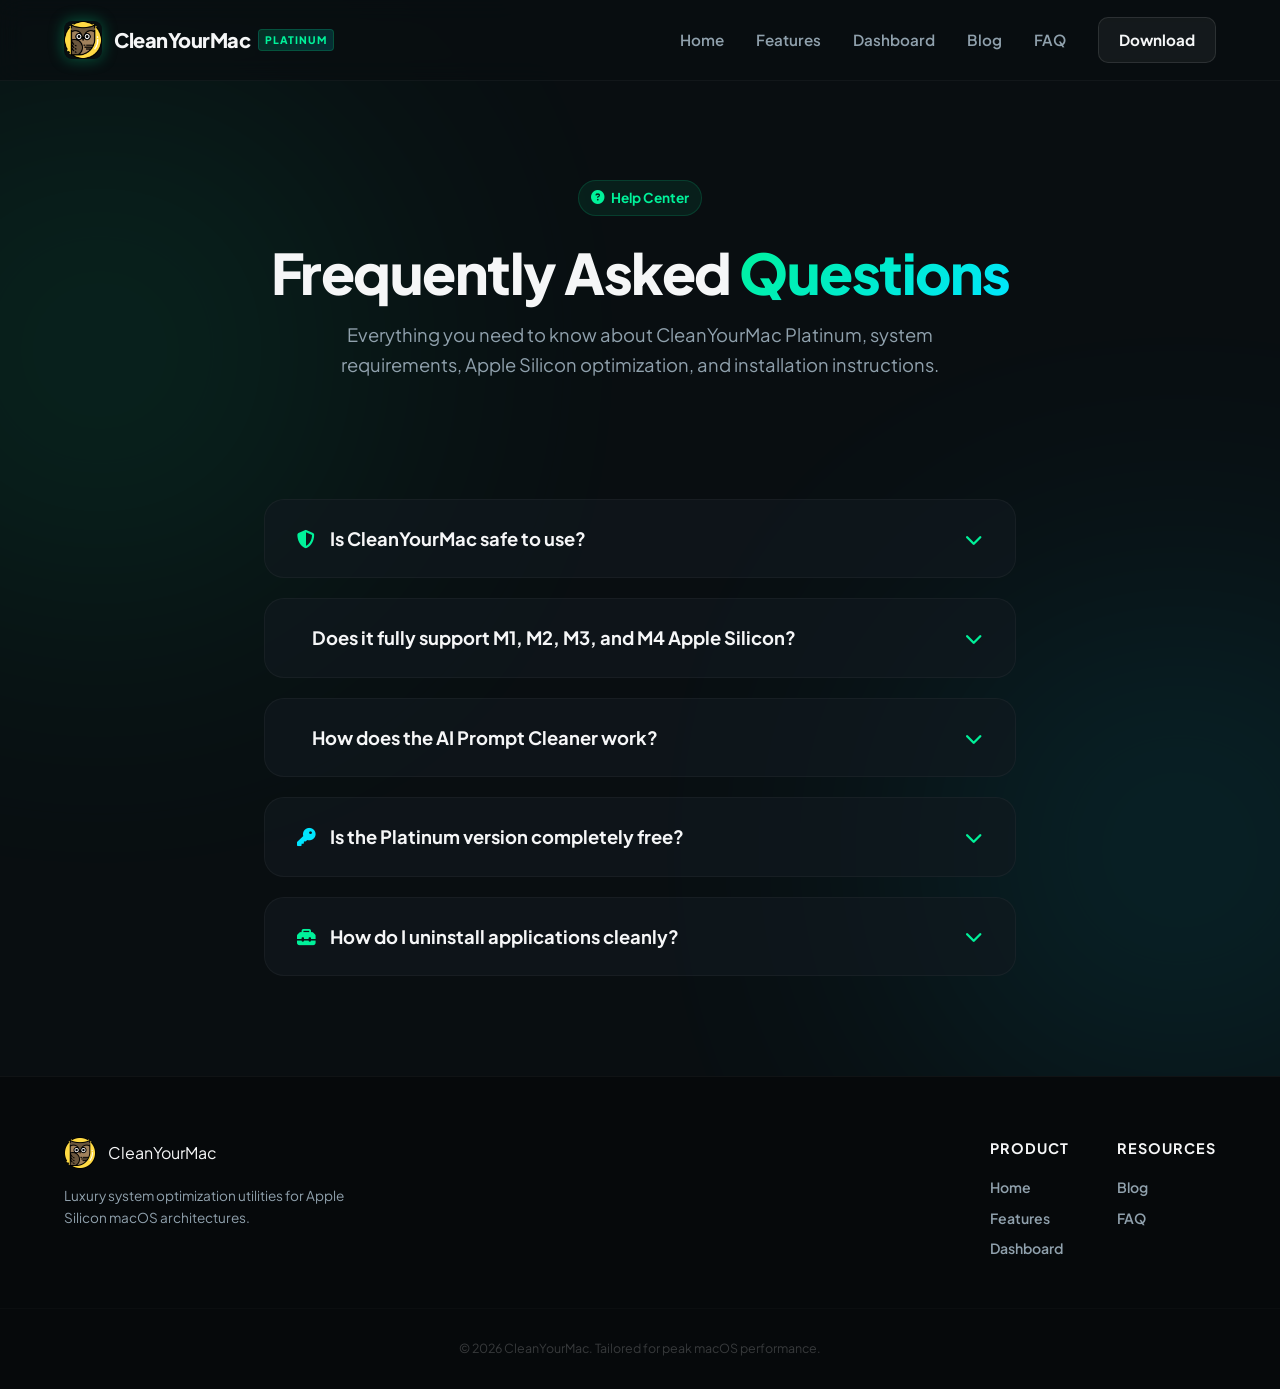
<file: website/faq.html>
<!DOCTYPE html>
<html lang="en">
<head>
    <meta charset="UTF-8">
    <meta name="viewport" content="width=device-width, initial-scale=1.0">
    <meta name="description" content="Frequently Asked Questions and troubleshooting guides for CleanYourMac Platinum utility. Get instant support.">
    <meta name="google-site-verification" content="oPRKrn_Mq5mw_lrzN8LYYtcmC7FEpbD8a7Xjrv6k_FM" />
    <meta name="robots" content="index, follow" />
    <title>FAQ & Support | CleanYourMac Platinum</title>
    
    <!-- Favicon / Taskbar Icon -->
    <link rel="shortcut icon" href="favicon.ico" type="image/x-icon">
    <link rel="icon" type="image/png" href="favicon.png">
    <link rel="apple-touch-icon" href="favicon.png">
    
    <!-- Canonical Link -->
    <link rel="canonical" href="https://cleanyourmac.vercel.app/faq.html" />

    <!-- Open Graph / Facebook -->
    <meta property="og:type" content="website">
    <meta property="og:url" content="https://cleanyourmac.vercel.app/faq.html">
    <meta property="og:title" content="FAQ & Support | CleanYourMac Platinum">
    <meta property="og:description" content="Frequently Asked Questions and troubleshooting guides for CleanYourMac Platinum utility. Get instant support.">
    <meta property="og:image" content="https://cleanyourmac.vercel.app/owl.png">

    <!-- Twitter -->
    <meta property="twitter:card" content="summary_large_image">
    <meta property="twitter:url" content="https://cleanyourmac.vercel.app/faq.html">
    <meta property="twitter:title" content="FAQ & Support | CleanYourMac Platinum">
    <meta property="twitter:description" content="Frequently Asked Questions and troubleshooting guides for CleanYourMac Platinum utility. Get instant support.">
    <meta property="twitter:image" content="https://cleanyourmac.vercel.app/owl.png">
    <!-- Google Fonts -->
    <link rel="preconnect" href="https://fonts.googleapis.com">
    <link rel="preconnect" href="https://fonts.gstatic.com" crossorigin>
    <link href="https://fonts.googleapis.com/css2?family=Plus+Jakarta+Sans:wght@400;500;600;700;800&family=Outfit:wght@400;500;600;700;800;900&family=JetBrains+Mono:wght@400;700&display=swap" rel="stylesheet">
    <!-- FontAwesome Icons -->
    <link rel="stylesheet" href="https://cdnjs.cloudflare.com/ajax/libs/font-awesome/6.4.0/css/all.min.css">
    <!-- Custom CSS styles -->
    <link rel="stylesheet" href="styles.css">
</head>
<body>
    <!-- Background Glows -->
    <div class="glow-sphere glow-left" style="top: 100px;"></div>
    <div class="glow-sphere glow-right" style="top: 600px;"></div>

    <!-- Header Navigation -->
    <header class="navbar">
        <div class="container nav-container">
            <a href="index.html" class="logo-group">
                <img src="owl.png" alt="CleanYourMac Logo" class="nav-logo">
                <span class="brand-name">CleanYourMac <span class="badge">PLATINUM</span></span>
            </a>
            <input type="checkbox" id="nav-toggle" class="nav-toggle" style="display: none;">
            <label for="nav-toggle" class="nav-toggle-btn">
                <i class="fa-solid fa-bars"></i>
            </label>
            <nav class="nav-menu">
                <a href="index.html" class="nav-link">Home</a>
                <a href="index.html#features" class="nav-link">Features</a>
                <a href="index.html#dashboard" class="nav-link">Dashboard</a>
                <a href="blog.html" class="nav-link">Blog</a>
                <a href="faq.html" class="nav-link active">FAQ</a>
                <a href="index.html#download" class="btn btn-secondary">Download</a>
            </nav>
        </div>
    </header>

    <!-- FAQ Hero -->
    <section class="hero-section" style="padding-bottom: 40px; text-align: center;">
        <div class="container">
            <span class="tagline"><i class="fa-solid fa-circle-question"></i> Help Center</span>
            <h1 class="hero-title" style="margin-bottom: 16px;">Frequently Asked <span class="gradient-text">Questions</span></h1>
            <p class="hero-subtitle" style="margin: 0 auto 40px auto; max-width: 600px;">Everything you need to know about CleanYourMac Platinum, system requirements, Apple Silicon optimization, and installation instructions.</p>
        </div>
    </section>

    <!-- FAQ Accordion Layout -->
    <section class="faq-content-section" style="padding: 40px 0 100px 0;">
        <div class="container" style="max-width: 800px;">
            <div class="faq-accordion-group" style="display: flex; flex-direction: column; gap: 20px;">
                <!-- Q1 -->
                <div class="bento-card" style="min-height: auto; padding: 24px 32px; cursor: pointer; transition: all 0.3s ease;">
                    <div class="faq-question" style="display: flex; justify-content: space-between; align-items: center;" onclick="toggleFaq(this)">
                        <h3 style="font-size: 1.15rem; font-weight: 700; margin: 0;"><i class="fa-solid fa-shield-halved text-green" style="margin-right: 12px;"></i> Is CleanYourMac safe to use?</h3>
                        <span class="faq-toggle-icon" style="font-size: 1.1rem; color: var(--primary); transition: transform 0.3s;"><i class="fa-solid fa-chevron-down"></i></span>
                    </div>
                    <div class="faq-answer" style="max-height: 0; overflow: hidden; transition: all 0.3s cubic-bezier(0.16, 1, 0.3, 1); opacity: 0; padding-top: 0;">
                        <p style="color: var(--text-secondary); font-size: 0.95rem; line-height: 1.6; margin-top: 16px; border-top: 1px solid rgba(255, 255, 255, 0.05); padding-top: 16px;">
                            Absolutely. CleanYourMac is designed with macOS Safety Guidelines. Our platform never deletes user data or crucial system core elements. It safely sweeps cache files, application residues, and crash dumps that are safe to discard.
                        </p>
                    </div>
                </div>

                <!-- Q2 -->
                <div class="bento-card" style="min-height: auto; padding: 24px 32px; cursor: pointer; transition: all 0.3s ease;">
                    <div class="faq-question" style="display: flex; justify-content: space-between; align-items: center;" onclick="toggleFaq(this)">
                        <h3 style="font-size: 1.15rem; font-weight: 700; margin: 0;"><i class="fa-solid fa-cpu text-cyan" style="margin-right: 12px;"></i> Does it fully support M1, M2, M3, and M4 Apple Silicon?</h3>
                        <span class="faq-toggle-icon" style="font-size: 1.1rem; color: var(--primary); transition: transform 0.3s;"><i class="fa-solid fa-chevron-down"></i></span>
                    </div>
                    <div class="faq-answer" style="max-height: 0; overflow: hidden; transition: all 0.3s cubic-bezier(0.16, 1, 0.3, 1); opacity: 0; padding-top: 0;">
                        <p style="color: var(--text-secondary); font-size: 0.95rem; line-height: 1.6; margin-top: 16px; border-top: 1px solid rgba(255, 255, 255, 0.05); padding-top: 16px;">
                            Yes! CleanYourMac is compiled natively as a **Universal macOS Binary**. It runs natively on M1, M2, M3, and M4 Max/Pro/Ultra chips as well as legacy Intel-based Macs, delivering incredibly fast, highly optimized system sweeps using minimum system resources.
                        </p>
                    </div>
                </div>

                <!-- Q3 -->
                <div class="bento-card" style="min-height: auto; padding: 24px 32px; cursor: pointer; transition: all 0.3s ease;">
                    <div class="faq-question" style="display: flex; justify-content: space-between; align-items: center;" onclick="toggleFaq(this)">
                        <h3 style="font-size: 1.15rem; font-weight: 700; margin: 0;"><i class="fa-solid fa-sparkles text-green" style="margin-right: 12px;"></i> How does the AI Prompt Cleaner work?</h3>
                        <span class="faq-toggle-icon" style="font-size: 1.1rem; color: var(--primary); transition: transform 0.3s;"><i class="fa-solid fa-chevron-down"></i></span>
                    </div>
                    <div class="faq-answer" style="max-height: 0; overflow: hidden; transition: all 0.3s cubic-bezier(0.16, 1, 0.3, 1); opacity: 0; padding-top: 0;">
                        <p style="color: var(--text-secondary); font-size: 0.95rem; line-height: 1.6; margin-top: 16px; border-top: 1px solid rgba(255, 255, 255, 0.05); padding-top: 16px;">
                            The AI Prompt Cleaner allows you to command your file cleanup tasks using conversational queries! By typing a prompt like *"find installation caches and large video files in Downloads"*, our local intelligence parses the file metadata, isolates them instantly, and lets you wipe them with a single click.
                        </p>
                    </div>
                </div>

                <!-- Q4 -->
                <div class="bento-card" style="min-height: auto; padding: 24px 32px; cursor: pointer; transition: all 0.3s ease;">
                    <div class="faq-question" style="display: flex; justify-content: space-between; align-items: center;" onclick="toggleFaq(this)">
                        <h3 style="font-size: 1.15rem; font-weight: 700; margin: 0;"><i class="fa-solid fa-key text-cyan" style="margin-right: 12px;"></i> Is the Platinum version completely free?</h3>
                        <span class="faq-toggle-icon" style="font-size: 1.1rem; color: var(--primary); transition: transform 0.3s;"><i class="fa-solid fa-chevron-down"></i></span>
                    </div>
                    <div class="faq-answer" style="max-height: 0; overflow: hidden; transition: all 0.3s cubic-bezier(0.16, 1, 0.3, 1); opacity: 0; padding-top: 0;">
                        <p style="color: var(--text-secondary); font-size: 0.95rem; line-height: 1.6; margin-top: 16px; border-top: 1px solid rgba(255, 255, 255, 0.05); padding-top: 16px;">
                            Yes! Our current Platinum release (Version 1.0.3) is distributed under the MIT Open Source License. You can download and use all premium features (including Smart Scan, Widget monitor, deep uninstallation, and prompt clean) completely free.
                        </p>
                    </div>
                </div>

                <!-- Q5 -->
                <div class="bento-card" style="min-height: auto; padding: 24px 32px; cursor: pointer; transition: all 0.3s ease;">
                    <div class="faq-question" style="display: flex; justify-content: space-between; align-items: center;" onclick="toggleFaq(this)">
                        <h3 style="font-size: 1.15rem; font-weight: 700; margin: 0;"><i class="fa-solid fa-toolbox text-green" style="margin-right: 12px;"></i> How do I uninstall applications cleanly?</h3>
                        <span class="faq-toggle-icon" style="font-size: 1.1rem; color: var(--primary); transition: transform 0.3s;"><i class="fa-solid fa-chevron-down"></i></span>
                    </div>
                    <div class="faq-answer" style="max-height: 0; overflow: hidden; transition: all 0.3s cubic-bezier(0.16, 1, 0.3, 1); opacity: 0; padding-top: 0;">
                        <p style="color: var(--text-secondary); font-size: 0.95rem; line-height: 1.6; margin-top: 16px; border-top: 1px solid rgba(255, 255, 255, 0.05); padding-top: 16px;">
                            Drag-and-drop uninstallation leaves multiple folder structures in your local `~/Library/Application Support/` and `~/Library/Caches/` directories. To uninstall apps cleanly, select the **App Uninstaller** module, choose the apps, and let CleanYourMac locate and wipe all matching registers, settings, and file logs completely.
                        </p>
                    </div>
                </div>
            </div>
        </div>
    </section>

    <!-- Footer -->
    <footer class="footer">
        <div class="container footer-container">
            <div class="footer-left">
                <a href="index.html" class="logo-group">
                    <img src="owl.png" alt="CleanYourMac Logo" class="footer-logo">
                    <span>CleanYourMac</span>
                </a>
                <p>Luxury system optimization utilities for Apple Silicon macOS architectures.</p>
            </div>
            <div class="footer-right" style="display: flex; gap: 48px;">
                <div class="footer-links">
                    <h4>Product</h4>
                    <a href="index.html" class="nav-link-footer">Home</a>
                    <a href="index.html#features" class="nav-link-footer">Features</a>
                    <a href="index.html#dashboard" class="nav-link-footer">Dashboard</a>
                </div>
                <div class="footer-links">
                    <h4>Resources</h4>
                    <a href="blog.html" class="nav-link-footer">Blog</a>
                    <a href="faq.html" class="nav-link-footer">FAQ</a>
                </div>
            </div>
        </div>
        <div class="footer-bottom">
            <p>&copy; 2026 CleanYourMac. Tailored for peak macOS performance.</p>
        </div>
    </footer>

    <!-- Simple Accordion Script -->
    <script>
        function toggleFaq(element) {
            const card = element.parentElement;
            const answer = card.querySelector('.faq-answer');
            const icon = card.querySelector('.faq-toggle-icon');
            
            // Close other items
            document.querySelectorAll('.faq-answer').forEach(ans => {
                if (ans !== answer) {
                    ans.style.maxHeight = '0';
                    ans.style.opacity = '0';
                    ans.parentElement.querySelector('.faq-toggle-icon').style.transform = 'rotate(0deg)';
                }
            });

            // Toggle current
            if (answer.style.maxHeight === '0px' || !answer.style.maxHeight) {
                answer.style.maxHeight = '200px';
                answer.style.opacity = '1';
                icon.style.transform = 'rotate(180deg)';
            } else {
                answer.style.maxHeight = '0';
                answer.style.opacity = '0';
                icon.style.transform = 'rotate(0deg)';
            }
        }
    </script>
</body>
</html>
</file>
<file: website/styles.css>
/* Custom styling variables matching CleanYourMac visual signature */
:root {
    --bg-dark: #090e11;
    --card-bg: rgba(18, 26, 31, 0.65);
    --border-color: rgba(0, 242, 154, 0.18);
    --text-primary: #f5f6f7;
    --text-secondary: #90a1ad;
    --primary: #00f29a; /* Platinum Emerald Green */
    --secondary: #00e5ff; /* Brilliant Cyan */
    --gradient-glow: linear-gradient(135deg, var(--primary), var(--secondary));
    --navbar-bg: rgba(9, 14, 17, 0.75);
}

/* Reset */
* {
    margin: 0;
    padding: 0;
    box-sizing: border-box;
    scroll-behavior: smooth;
}

body {
    background-color: var(--bg-dark);
    color: var(--text-primary);
    font-family: 'Plus Jakarta Sans', 'Outfit', sans-serif;
    overflow-x: hidden;
    line-height: 1.6;
}

.container {
    width: 100%;
    max-width: 1200px;
    margin: 0 auto;
    padding: 0 24px;
}

/* Glowing background spheres */
.glow-sphere {
    position: absolute;
    width: 500px;
    height: 500px;
    border-radius: 50%;
    filter: blur(140px);
    z-index: -1;
    opacity: 0.12;
}

.glow-left {
    background: var(--primary);
    top: -100px;
    left: -150px;
}

.glow-right {
    background: var(--secondary);
    top: 300px;
    right: -150px;
}

/* Navbar */
.navbar {
    position: fixed;
    top: 0;
    left: 0;
    right: 0;
    z-index: 100;
    background-color: var(--navbar-bg);
    backdrop-filter: blur(12px);
    border-bottom: 1px solid rgba(255, 255, 255, 0.04);
}

.nav-container {
    height: 80px;
    display: flex;
    justify-content: space-between;
    align-items: center;
}

.logo-group {
    display: flex;
    align-items: center;
    gap: 12px;
    text-decoration: none;
    color: var(--text-primary);
}

.nav-logo {
    width: 38px;
    height: 38px;
    border-radius: 8px;
    box-shadow: 0 0 15px rgba(0, 242, 154, 0.35);
}

.brand-name {
    font-size: 1.25rem;
    font-weight: 800;
    letter-spacing: -0.5px;
    display: flex;
    align-items: center;
    gap: 8px;
}

.badge {
    background: linear-gradient(135deg, rgba(0, 242, 154, 0.15), rgba(0, 229, 255, 0.15));
    border: 1px solid var(--border-color);
    color: var(--primary);
    font-size: 0.65rem;
    font-weight: 900;
    letter-spacing: 1px;
    padding: 2px 6px;
    border-radius: 4px;
}

.nav-menu {
    display: flex;
    align-items: center;
    gap: 32px;
}

.nav-link {
    text-decoration: none;
    color: var(--text-secondary);
    font-size: 0.95rem;
    font-weight: 600;
    transition: color 0.2s ease;
}

.nav-link:hover {
    color: var(--primary);
}

/* Buttons */
.btn {
    display: inline-flex;
    align-items: center;
    gap: 8px;
    text-decoration: none;
    font-size: 0.95rem;
    font-weight: 700;
    padding: 10px 20px;
    border-radius: 10px;
    transition: all 0.2s ease;
    cursor: pointer;
}

.btn-primary {
    background: var(--gradient-glow);
    color: #090e11;
    border: none;
}

.btn-primary:hover {
    transform: translateY(-2px);
    box-shadow: 0 8px 24px rgba(0, 242, 154, 0.35);
}

.btn-secondary {
    background: rgba(255, 255, 255, 0.05);
    color: var(--text-primary);
    border: 1px solid rgba(255, 255, 255, 0.1);
}

.btn-secondary:hover {
    background: rgba(255, 255, 255, 0.1);
    border-color: var(--primary);
}

.btn-outline {
    background: transparent;
    color: var(--text-primary);
    border: 1px solid rgba(255, 255, 255, 0.15);
}

.btn-outline:hover {
    border-color: var(--primary);
    color: var(--primary);
    transform: translateY(-1px);
}

.btn-glow {
    box-shadow: 0 4px 15px rgba(0, 242, 154, 0.2);
}

.btn-large {
    padding: 14px 28px;
    font-size: 1.05rem;
}

/* Hero Section */
.hero-section {
    padding: 180px 0 100px 0;
    position: relative;
}

.hero-container {
    display: grid;
    grid-template-columns: 1fr 1fr;
    gap: 60px;
    align-items: center;
}

.tagline {
    background: rgba(0, 242, 154, 0.08);
    color: var(--primary);
    font-size: 0.85rem;
    font-weight: 700;
    padding: 6px 12px;
    border-radius: 30px;
    border: 1px solid rgba(0, 242, 154, 0.15);
    display: inline-flex;
    align-items: center;
    gap: 6px;
    margin-bottom: 24px;
}

.hero-title {
    font-size: 3.5rem;
    font-weight: 900;
    line-height: 1.15;
    letter-spacing: -1.5px;
    margin-bottom: 20px;
}

.gradient-text {
    background: var(--gradient-glow);
    -webkit-background-clip: text;
    -webkit-text-fill-color: transparent;
}

.hero-subtitle {
    font-size: 1.15rem;
    color: var(--text-secondary);
    margin-bottom: 40px;
    max-width: 520px;
}

.hero-actions {
    display: flex;
    gap: 16px;
    margin-bottom: 30px;
}

.hero-meta {
    display: flex;
    gap: 12px;
    color: var(--text-secondary);
    font-size: 0.85rem;
    font-weight: 500;
}

.hero-meta i {
    color: var(--primary);
}

/* MacBook / Dashboard UI Mockup Frame */
.hero-preview {
    display: flex;
    justify-content: center;
}

.mockup-frame {
    background: #11181c;
    border-radius: 16px;
    border: 1px solid rgba(255, 255, 255, 0.08);
    box-shadow: 0 25px 60px rgba(0, 0, 0, 0.8), 0 0 40px rgba(0, 242, 154, 0.05);
    width: 100%;
    max-width: 540px;
    overflow: hidden;
}

.macbook-header {
    background: #0d1216;
    height: 40px;
    display: flex;
    align-items: center;
    padding: 0 16px;
    border-bottom: 1px solid rgba(255, 255, 255, 0.04);
    position: relative;
}

.macbook-header .dots {
    display: flex;
    gap: 6px;
}

.macbook-header .dot {
    width: 10px;
    height: 10px;
    border-radius: 50%;
}

.dot-red { background: #ff5f56; }
.dot-yellow { background: #ffbd2e; }
.dot-green { background: #27c93f; }

.macbook-header .title {
    position: absolute;
    left: 50%;
    transform: translateX(-50%);
    color: var(--text-secondary);
    font-size: 0.75rem;
    font-weight: 600;
}

.mockup-body {
    display: flex;
    height: 340px;
    background: #090e11;
}

.mock-sidebar {
    width: 160px;
    background: #0d1216;
    border-right: 1px solid rgba(255, 255, 255, 0.03);
    padding: 16px;
    display: flex;
    flex-direction: column;
    gap: 24px;
}

.mock-logo-area {
    display: flex;
    align-items: center;
    gap: 8px;
    font-weight: 800;
    font-size: 0.85rem;
}

.mock-logo-area img {
    width: 22px;
    height: 22px;
    border-radius: 4px;
}

.mock-nav-list {
    display: flex;
    flex-direction: column;
    gap: 8px;
}

.mock-nav-list span {
    font-size: 0.75rem;
    font-weight: 600;
    color: var(--text-secondary);
    padding: 8px 12px;
    border-radius: 8px;
    display: flex;
    align-items: center;
    gap: 8px;
}

.mock-nav-list span.active {
    background: rgba(0, 242, 154, 0.06);
    color: var(--primary);
}

.mock-content {
    flex: 1;
    padding: 24px;
    display: flex;
    flex-direction: column;
    justify-content: space-between;
}

.mock-stats-row {
    display: grid;
    grid-template-columns: 1fr 1fr;
    gap: 16px;
}

.mock-stat-card {
    background: var(--card-bg);
    border: 1px solid rgba(255, 255, 255, 0.03);
    padding: 12px;
    border-radius: 10px;
}

.mock-stat-card.border-green { border-color: rgba(0, 242, 154, 0.12); }
.mock-stat-card.border-cyan { border-color: rgba(0, 229, 255, 0.12); }

.mock-stat-card .title {
    font-size: 0.65rem;
    font-weight: 800;
    color: var(--text-secondary);
    letter-spacing: 0.5px;
    display: block;
    margin-bottom: 4px;
}

.mock-stat-card .val {
    font-size: 1.1rem;
    font-weight: 800;
}

.text-green { color: var(--primary); }
.text-cyan { color: var(--secondary); }

.mock-bar {
    background: rgba(255, 255, 255, 0.05);
    height: 4px;
    border-radius: 2px;
    margin-top: 8px;
    overflow: hidden;
}

.mock-bar .fill {
    height: 100%;
}

.mock-bar .fill.green { background: var(--primary); }
.mock-bar .fill.cyan { background: var(--secondary); }

.mock-scan-circle {
    display: flex;
    justify-content: center;
    align-items: center;
    margin: 20px 0;
}

.glow-circle {
    width: 110px;
    height: 110px;
    border-radius: 50%;
    background: radial-gradient(circle, rgba(0, 242, 154, 0.05) 0%, transparent 80%);
    border: 2px solid rgba(0, 242, 154, 0.15);
    display: flex;
    flex-direction: column;
    justify-content: center;
    align-items: center;
    box-shadow: 0 0 25px rgba(0, 242, 154, 0.08);
}

.glow-circle .symbol {
    font-size: 1.4rem;
    color: var(--primary);
    margin-bottom: 4px;
}

.glow-circle .status-lbl {
    font-size: 0.75rem;
    font-weight: 800;
}

.glow-circle .status-sub {
    font-size: 0.55rem;
    color: var(--text-secondary);
}

.mock-scan-btn {
    width: 100%;
    background: rgba(255, 255, 255, 0.04);
    border: 1px solid rgba(255, 255, 255, 0.08);
    color: var(--text-primary);
    padding: 10px;
    border-radius: 8px;
    font-weight: 700;
    font-size: 0.75rem;
    cursor: pointer;
    transition: all 0.2s ease;
}

.mock-scan-btn:hover {
    background: var(--primary);
    color: #090e11;
    border-color: var(--primary);
}

/* Features Bento Section */
.features-section {
    padding: 120px 0;
    background: linear-gradient(180deg, var(--bg-dark), #0b1216);
}

.section-header {
    text-align: center;
    margin-bottom: 60px;
}

.sub-tag {
    color: var(--primary);
    font-weight: 800;
    font-size: 0.85rem;
    letter-spacing: 1.5px;
    text-transform: uppercase;
}

.section-header h2 {
    font-size: 2.5rem;
    font-weight: 800;
    margin: 12px 0 16px 0;
    letter-spacing: -0.8px;
}

.section-header p {
    color: var(--text-secondary);
    max-width: 600px;
    margin: 0 auto;
}

/* Bento Grid */
.bento-grid {
    display: grid;
    grid-template-columns: repeat(3, 1fr);
    gap: 24px;
}

.bento-card {
    background: var(--card-bg);
    border: 1px solid rgba(255, 255, 255, 0.04);
    border-radius: 20px;
    padding: 32px;
    position: relative;
    overflow: hidden;
    display: flex;
    flex-direction: column;
    justify-content: space-between;
    min-height: 280px;
    transition: all 0.3s cubic-bezier(0.16, 1, 0.3, 1);
}

.bento-card:hover {
    transform: translateY(-4px);
    border-color: rgba(0, 242, 154, 0.25);
    box-shadow: 0 15px 35px rgba(0, 0, 0, 0.4), 0 0 20px rgba(0, 242, 154, 0.03);
}

.bento-wide {
    grid-column: span 2;
}

.icon-wrap {
    width: 48px;
    height: 48px;
    border-radius: 12px;
    display: flex;
    justify-content: center;
    align-items: center;
    font-size: 1.3rem;
    margin-bottom: 24px;
}

.icon-wrap.bg-green { background: rgba(0, 242, 154, 0.1); color: var(--primary); }
.icon-wrap.bg-cyan { background: rgba(0, 229, 255, 0.1); color: var(--secondary); }
.icon-wrap.bg-emerald { background: rgba(16, 185, 129, 0.1); color: #10b981; }
.icon-wrap.bg-teal { background: rgba(20, 184, 166, 0.1); color: #14b8a6; }

.bento-info h3 {
    font-size: 1.35rem;
    font-weight: 700;
    margin-bottom: 12px;
}

.bento-info p {
    color: var(--text-secondary);
    font-size: 0.95rem;
    font-weight: 500;
}

/* Bento Graphics inside Wide Cards */
.bento-graphic {
    margin-top: 24px;
    display: flex;
    justify-content: center;
}

.prompt-box-ui {
    background: rgba(255, 255, 255, 0.03);
    border: 1px solid rgba(255, 255, 255, 0.06);
    border-radius: 12px;
    padding: 12px 16px;
    display: flex;
    align-items: center;
    gap: 12px;
    width: 100%;
    max-width: 480px;
}

.prompt-box-ui .prompt-icon i {
    color: var(--primary);
}

.prompt-box-ui .prompt-txt {
    font-size: 0.78rem;
    color: var(--text-secondary);
    flex: 1;
}

.prompt-box-ui .prompt-btn {
    background: var(--gradient-glow);
    border: none;
    width: 28px;
    height: 28px;
    border-radius: 8px;
    color: #090e11;
    font-size: 0.75rem;
    cursor: pointer;
}

.boost-gauge-mock {
    width: 160px;
    height: 80px;
    border-top-left-radius: 80px;
    border-top-right-radius: 80px;
    border: 8px solid rgba(255, 255, 255, 0.05);
    border-bottom: none;
    position: relative;
    display: flex;
    justify-content: center;
    align-items: flex-end;
}

.boost-gauge-mock::after {
    content: '';
    position: absolute;
    top: -8px;
    left: -8px;
    right: -8px;
    height: 80px;
    border-top-left-radius: 80px;
    border-top-right-radius: 80px;
    border: 8px solid transparent;
    border-top-color: var(--primary);
    border-left-color: var(--primary);
    transform: rotate(35deg);
}

.mock-speed {
    text-align: center;
    padding-bottom: 8px;
}

.mock-speed .num {
    font-size: 1.4rem;
    font-weight: 900;
    display: block;
    color: var(--primary);
}

.mock-speed .unit {
    font-size: 0.55rem;
    font-weight: 700;
    letter-spacing: 0.5px;
    color: var(--text-secondary);
}

/* Download Section */
.download-section {
    padding: 100px 0;
    background: #090e11;
}

.download-card {
    background: radial-gradient(circle at top right, rgba(0, 242, 154, 0.06), transparent 60%), var(--card-bg);
    border: 1px solid rgba(255, 255, 255, 0.05);
    border-radius: 32px;
    padding: 60px;
    text-align: center;
    display: flex;
    flex-direction: column;
    align-items: center;
    gap: 24px;
}

.download-logo {
    width: 72px;
    height: 72px;
    border-radius: 16px;
    box-shadow: 0 0 25px rgba(0, 242, 154, 0.3);
}

.download-card h2 {
    font-size: 2.25rem;
    font-weight: 900;
    letter-spacing: -0.5px;
}

.download-card p {
    color: var(--text-secondary);
    max-width: 500px;
    font-size: 1.05rem;
}

.cta-group {
    margin-top: 12px;
}

.cta-notes {
    display: flex;
    gap: 12px;
    color: var(--text-secondary);
    font-size: 0.8rem;
    font-weight: 600;
}

/* Footer */
.footer {
    border-top: 1px solid rgba(255, 255, 255, 0.04);
    padding: 60px 0 30px 0;
    background: #06090b;
}

.footer-container {
    display: flex;
    justify-content: space-between;
    margin-bottom: 40px;
}

.footer-logo {
    width: 32px;
    height: 32px;
    border-radius: 6px;
}

.footer-left {
    max-width: 320px;
}

.footer-left p {
    color: var(--text-secondary);
    font-size: 0.85rem;
    margin-top: 16px;
}

.footer-links h4 {
    font-size: 0.9rem;
    margin-bottom: 16px;
    text-transform: uppercase;
    letter-spacing: 1px;
    color: var(--text-primary);
}

.footer-links a {
    text-decoration: none;
    color: var(--text-secondary);
    font-size: 0.88rem;
    font-weight: 600;
    display: flex;
    align-items: center;
    gap: 8px;
    transition: color 0.2s ease;
}

.footer-links a:hover {
    color: var(--primary);
}

.footer-bottom {
    border-top: 1px solid rgba(255, 255, 255, 0.02);
    padding-top: 30px;
    text-align: center;
    color: rgba(255, 255, 255, 0.2);
    font-size: 0.78rem;
}

/* Dashboard Section */
.dashboard-section {
    padding: 120px 0;
    background: #090e11;
    position: relative;
    overflow: hidden;
}

.dashboard-showcase-frame {
    display: flex;
    justify-content: center;
    margin-top: 40px;
    width: 100%;
}

.app-window {
    background: rgba(13, 19, 23, 0.75);
    border-radius: 16px;
    border: 1px solid rgba(255, 255, 255, 0.08);
    box-shadow: 0 40px 100px rgba(0, 0, 0, 0.9), 0 0 50px rgba(0, 242, 154, 0.03);
    width: 100%;
    max-width: 960px;
    overflow: hidden;
    backdrop-filter: blur(25px);
}

.app-titlebar {
    background: #090c0f;
    height: 44px;
    display: flex;
    align-items: center;
    padding: 0 20px;
    border-bottom: 1px solid rgba(255, 255, 255, 0.04);
}

.window-controls {
    display: flex;
    gap: 8px;
}

.window-controls .dot {
    width: 12px;
    height: 12px;
    border-radius: 50%;
}

.window-controls .dot.red { background: #ff5f56; }
.window-controls .dot.yellow { background: #ffbd2e; }
.window-controls .dot.green { background: #27c93f; }

.app-window-title {
    flex: 1;
    text-align: center;
    font-size: 0.8rem;
    font-weight: 700;
    color: var(--text-secondary);
    letter-spacing: 0.5px;
    margin-right: 50px; /* offset window buttons */
}

.app-body {
    display: flex;
    height: 520px;
}

/* Sidebar */
.app-sidebar {
    width: 220px;
    background: rgba(9, 12, 15, 0.85);
    border-right: 1px solid rgba(255, 255, 255, 0.04);
    padding: 24px 16px;
    display: flex;
    flex-direction: column;
    gap: 32px;
}

.app-brand {
    display: flex;
    align-items: center;
    gap: 12px;
    font-weight: 900;
    font-size: 1rem;
    letter-spacing: -0.5px;
}

.app-brand img {
    width: 28px;
    height: 28px;
    border-radius: 6px;
}

.app-nav {
    display: flex;
    flex-direction: column;
    gap: 8px;
}

.nav-item {
    font-size: 0.85rem;
    font-weight: 700;
    color: var(--text-secondary);
    padding: 12px 16px;
    border-radius: 10px;
    text-decoration: none;
    display: flex;
    align-items: center;
    gap: 12px;
    transition: all 0.2s ease;
}

.nav-item i {
    font-size: 0.95rem;
}

.nav-item:hover {
    color: var(--text-primary);
    background: rgba(255, 255, 255, 0.03);
}

.nav-item.active {
    background: rgba(0, 242, 154, 0.08);
    color: var(--primary);
    border: 1px solid rgba(0, 242, 154, 0.15);
}

/* App Main */
.app-main {
    flex: 1;
    padding: 32px;
    display: flex;
    flex-direction: column;
    gap: 28px;
    overflow-y: auto;
    background: linear-gradient(135deg, rgba(9, 14, 17, 0.4) 0%, rgba(18, 26, 31, 0.2) 100%);
}

.main-header {
    display: flex;
    justify-content: space-between;
    align-items: center;
}

.main-header h2 {
    font-size: 1.5rem;
    font-weight: 800;
    letter-spacing: -0.5px;
}

.header-status {
    display: flex;
    align-items: center;
    gap: 8px;
    font-size: 0.8rem;
    font-weight: 700;
    color: var(--text-secondary);
    background: rgba(255, 255, 255, 0.03);
    padding: 6px 12px;
    border-radius: 20px;
    border: 1px solid rgba(255, 255, 255, 0.06);
}

.pulse-indicator {
    width: 8px;
    height: 8px;
    border-radius: 50%;
    background: var(--primary);
    box-shadow: 0 0 10px var(--primary);
    animation: pulse 1.5s infinite;
}

@keyframes pulse {
    0% { transform: scale(0.9); opacity: 0.6; }
    50% { transform: scale(1.1); opacity: 1; }
    100% { transform: scale(0.9); opacity: 0.6; }
}

.app-dashboard-grid {
    display: grid;
    grid-template-columns: 1.2fr 1fr;
    gap: 24px;
}

.main-scan-card {
    background: rgba(18, 26, 31, 0.5);
    border: 1px solid rgba(255, 255, 255, 0.04);
    border-radius: 16px;
    padding: 24px;
    display: flex;
    align-items: center;
    gap: 24px;
}

.circular-progress-wrap {
    position: relative;
    width: 110px;
    height: 110px;
}

.circular-svg {
    transform: rotate(-90deg);
    width: 100%;
    height: 100%;
}

.bg-circle {
    fill: none;
    stroke: rgba(255, 255, 255, 0.04);
    stroke-width: 8;
}

.fg-circle {
    fill: none;
    stroke: var(--primary);
    stroke-width: 8;
    stroke-dasharray: 251.2;
    stroke-linecap: round;
    filter: drop-shadow(0 0 6px rgba(0, 242, 154, 0.4));
}

.progress-text {
    position: absolute;
    top: 50%;
    left: 50%;
    transform: translate(-50%, -50%);
    display: flex;
    flex-direction: column;
    align-items: center;
}

.progress-text .score {
    font-size: 1.4rem;
    font-weight: 900;
    color: var(--text-primary);
}

.progress-text .status {
    font-size: 0.55rem;
    font-weight: 800;
    color: var(--primary);
    letter-spacing: 0.5px;
}

.scan-details {
    flex: 1;
}

.scan-details h4 {
    font-size: 1.05rem;
    font-weight: 700;
    margin-bottom: 6px;
}

.scan-details p {
    font-size: 0.82rem;
    color: var(--text-secondary);
    margin-bottom: 16px;
}

.stats-group {
    display: flex;
    flex-direction: column;
    gap: 12px;
}

.metric-card {
    background: rgba(18, 26, 31, 0.5);
    border: 1px solid rgba(255, 255, 255, 0.04);
    border-radius: 12px;
    padding: 14px 18px;
}

.metric-header {
    display: flex;
    justify-content: space-between;
    font-size: 0.8rem;
    font-weight: 800;
    margin-bottom: 8px;
}

.metric-header i {
    margin-right: 6px;
    color: var(--text-secondary);
}

.metric-footer {
    display: flex;
    justify-content: space-between;
    font-size: 0.7rem;
    font-weight: 700;
    color: var(--text-secondary);
    margin-top: 8px;
}

.progress-bar {
    background: rgba(255, 255, 255, 0.05);
    height: 6px;
    border-radius: 3px;
    overflow: hidden;
}

.progress-bar .fill {
    height: 100%;
    border-radius: 3px;
}

.progress-bar .fill.green {
    background: var(--primary);
}

.progress-bar .fill.cyan {
    background: var(--secondary);
}

.progress-bar .fill.emerald {
    background: #10b981;
}

/* Diagnostics Console */
.diagnostics-console {
    background: rgba(6, 9, 11, 0.85);
    border: 1px solid rgba(255, 255, 255, 0.05);
    border-radius: 12px;
    padding: 16px 20px;
    font-family: 'JetBrains Mono', 'Courier New', Courier, monospace;
}

.console-header {
    display: flex;
    justify-content: space-between;
    align-items: center;
    border-bottom: 1px solid rgba(255, 255, 255, 0.05);
    padding-bottom: 8px;
    margin-bottom: 12px;
}

.console-title {
    font-size: 0.75rem;
    font-weight: 700;
    color: var(--text-secondary);
}

.console-title i {
    margin-right: 6px;
}

.console-badge {
    font-size: 0.6rem;
    font-weight: 800;
    color: var(--secondary);
    background: rgba(0, 229, 255, 0.1);
    padding: 2px 6px;
    border-radius: 4px;
}

.console-logs {
    display: flex;
    flex-direction: column;
    gap: 6px;
}

.log-line {
    font-size: 0.72rem;
    color: var(--text-secondary);
    white-space: pre-wrap;
}

.log-line.text-cyan { color: var(--secondary); }
.log-line.text-green { color: var(--primary); }
.log-line.text-primary { color: #fff; font-weight: 700; }

/* Responsive */
@media (max-width: 968px) {
    .hero-container {
        grid-template-columns: 1fr;
        text-align: center;
    }
    
    .hero-subtitle {
        margin-left: auto;
        margin-right: auto;
    }
    
    .hero-actions {
        justify-content: center;
    }
    
    .hero-meta {
        justify-content: center;
    }
    
    .bento-grid {
        grid-template-columns: 1fr !important;
    }
    
    .bento-wide {
        grid-column: span 1;
    }
    
    .footer-container {
        flex-direction: column;
        gap: 32px;
    }
    
    .app-body {
        flex-direction: column;
        height: auto;
    }
    
    .app-sidebar {
        width: 100%;
        border-right: none;
        border-bottom: 1px solid rgba(255, 255, 255, 0.04);
        padding: 16px;
        gap: 16px;
    }
    
    .app-nav {
        flex-direction: row;
        flex-wrap: wrap;
    }
    
    .app-dashboard-grid {
        grid-template-columns: 1fr;
    }
    .stats-banner-section .container > div {
        grid-template-columns: 1fr !important;
    }
    .testimonials-grid {
        grid-template-columns: 1fr !important;
    }
}

.nav-link-footer {
    text-decoration: none;
    color: var(--text-secondary);
    font-size: 0.88rem;
    font-weight: 600;
    display: flex;
    align-items: center;
    gap: 8px;
    transition: color 0.2s ease;
    margin-bottom: 8px;
}

.nav-link-footer:hover {
    color: var(--primary);
}

/* Mobile Toggle Button */
.nav-toggle-btn {
    display: none;
    color: var(--text-primary);
    font-size: 1.5rem;
    cursor: pointer;
    z-index: 110;
}

@media (max-width: 768px) {
    .nav-toggle-btn {
        display: block !important;
    }
    
    .nav-container {
        height: 70px !important;
        display: flex !important;
        flex-direction: row !important;
        justify-content: space-between !important;
        align-items: center !important;
        padding: 0 20px !important;
    }
    
    .nav-menu {
        position: fixed !important;
        top: 70px !important;
        left: 0 !important;
        right: 0 !important;
        background: rgba(9, 14, 17, 0.98) !important;
        backdrop-filter: blur(20px) !important;
        border-bottom: 1px solid rgba(255, 255, 255, 0.08) !important;
        display: flex !important;
        flex-direction: column !important;
        align-items: center !important;
        padding: 40px 20px !important;
        gap: 28px !important;
        transform: translateY(-150%) !important;
        transition: transform 0.4s cubic-bezier(0.16, 1, 0.3, 1) !important;
        z-index: 90 !important;
        box-shadow: 0 15px 40px rgba(0, 0, 0, 0.6) !important;
        height: auto !important;
        width: 100% !important;
    }
    
    .nav-toggle:checked ~ .nav-menu {
        transform: translateY(0) !important;
    }
    
    .nav-toggle:checked ~ .nav-toggle-btn i::before {
        content: "\f00d" !important; /* FontAwesome cross symbol */
    }
    
    .hero-title {
        font-size: 2.2rem !important;
    }
    
    .hero-section {
        padding: 120px 0 60px 0 !important;
    }
}
</file>
